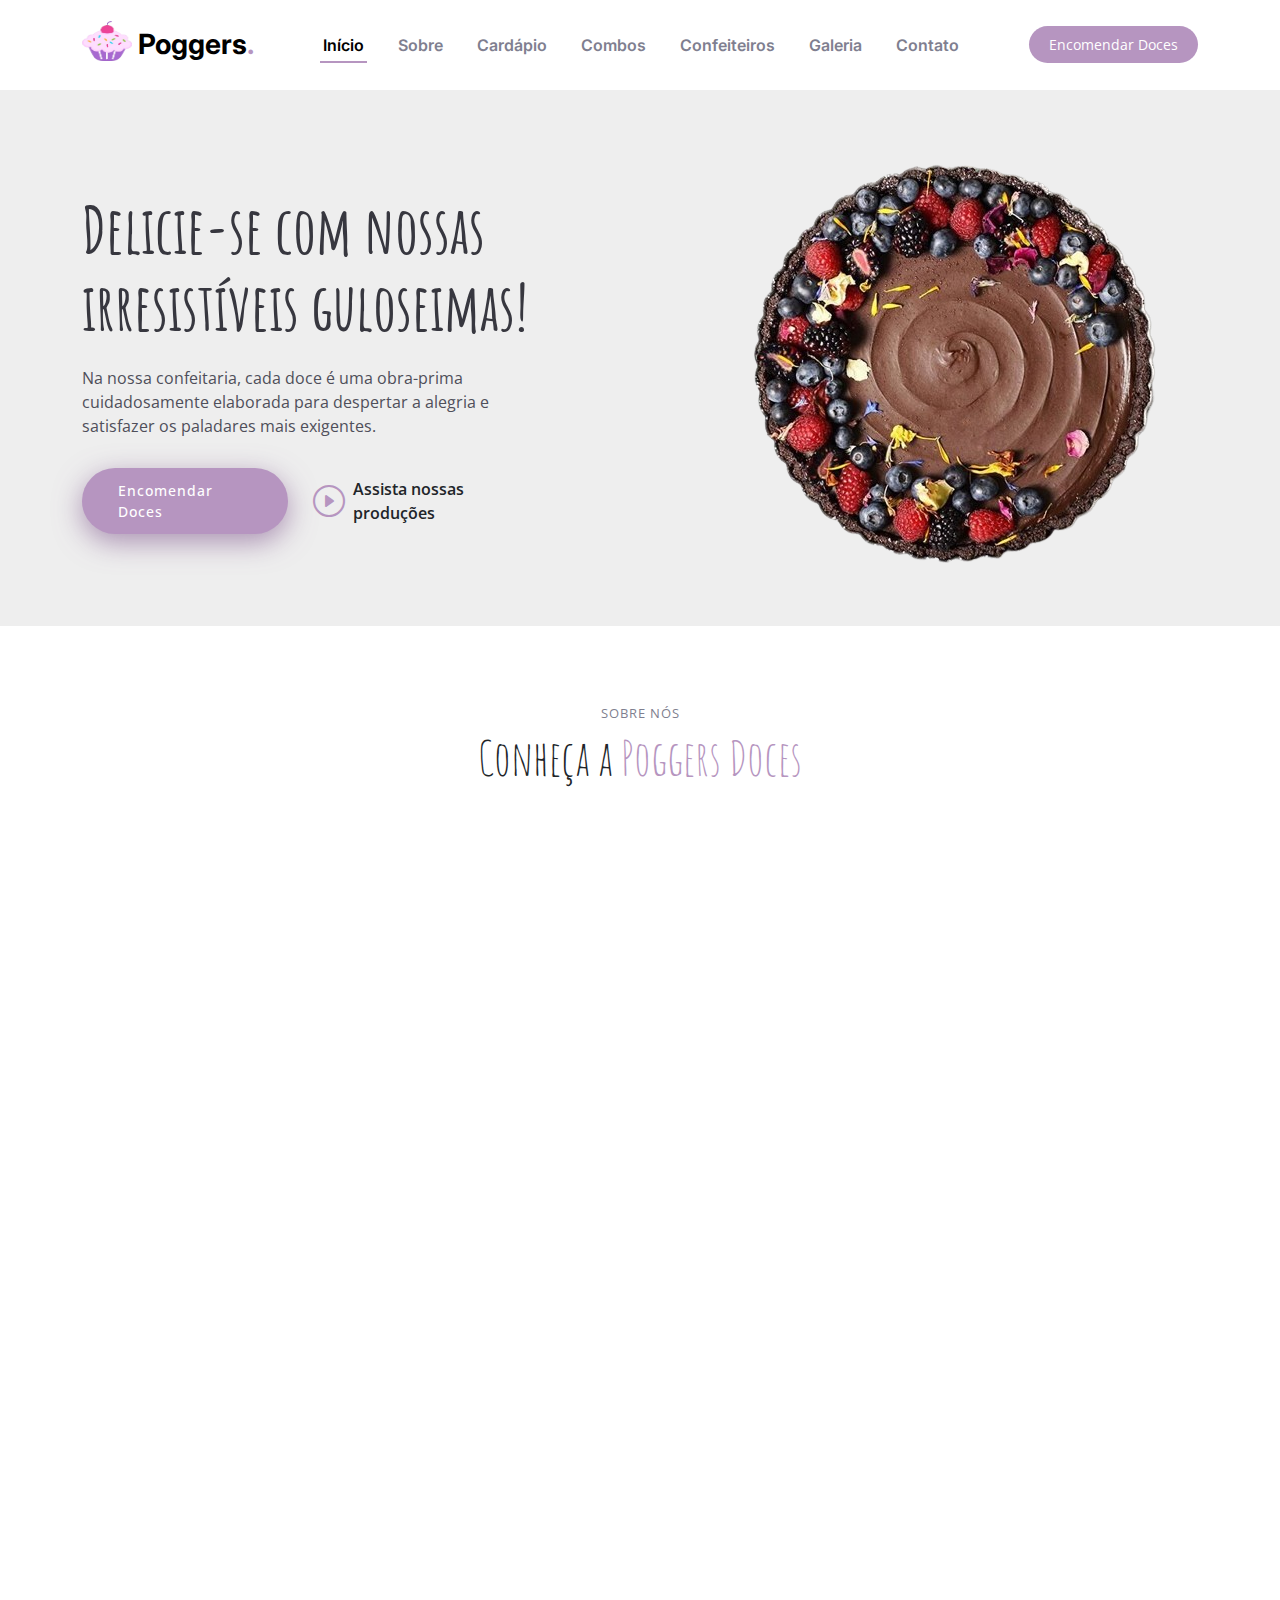
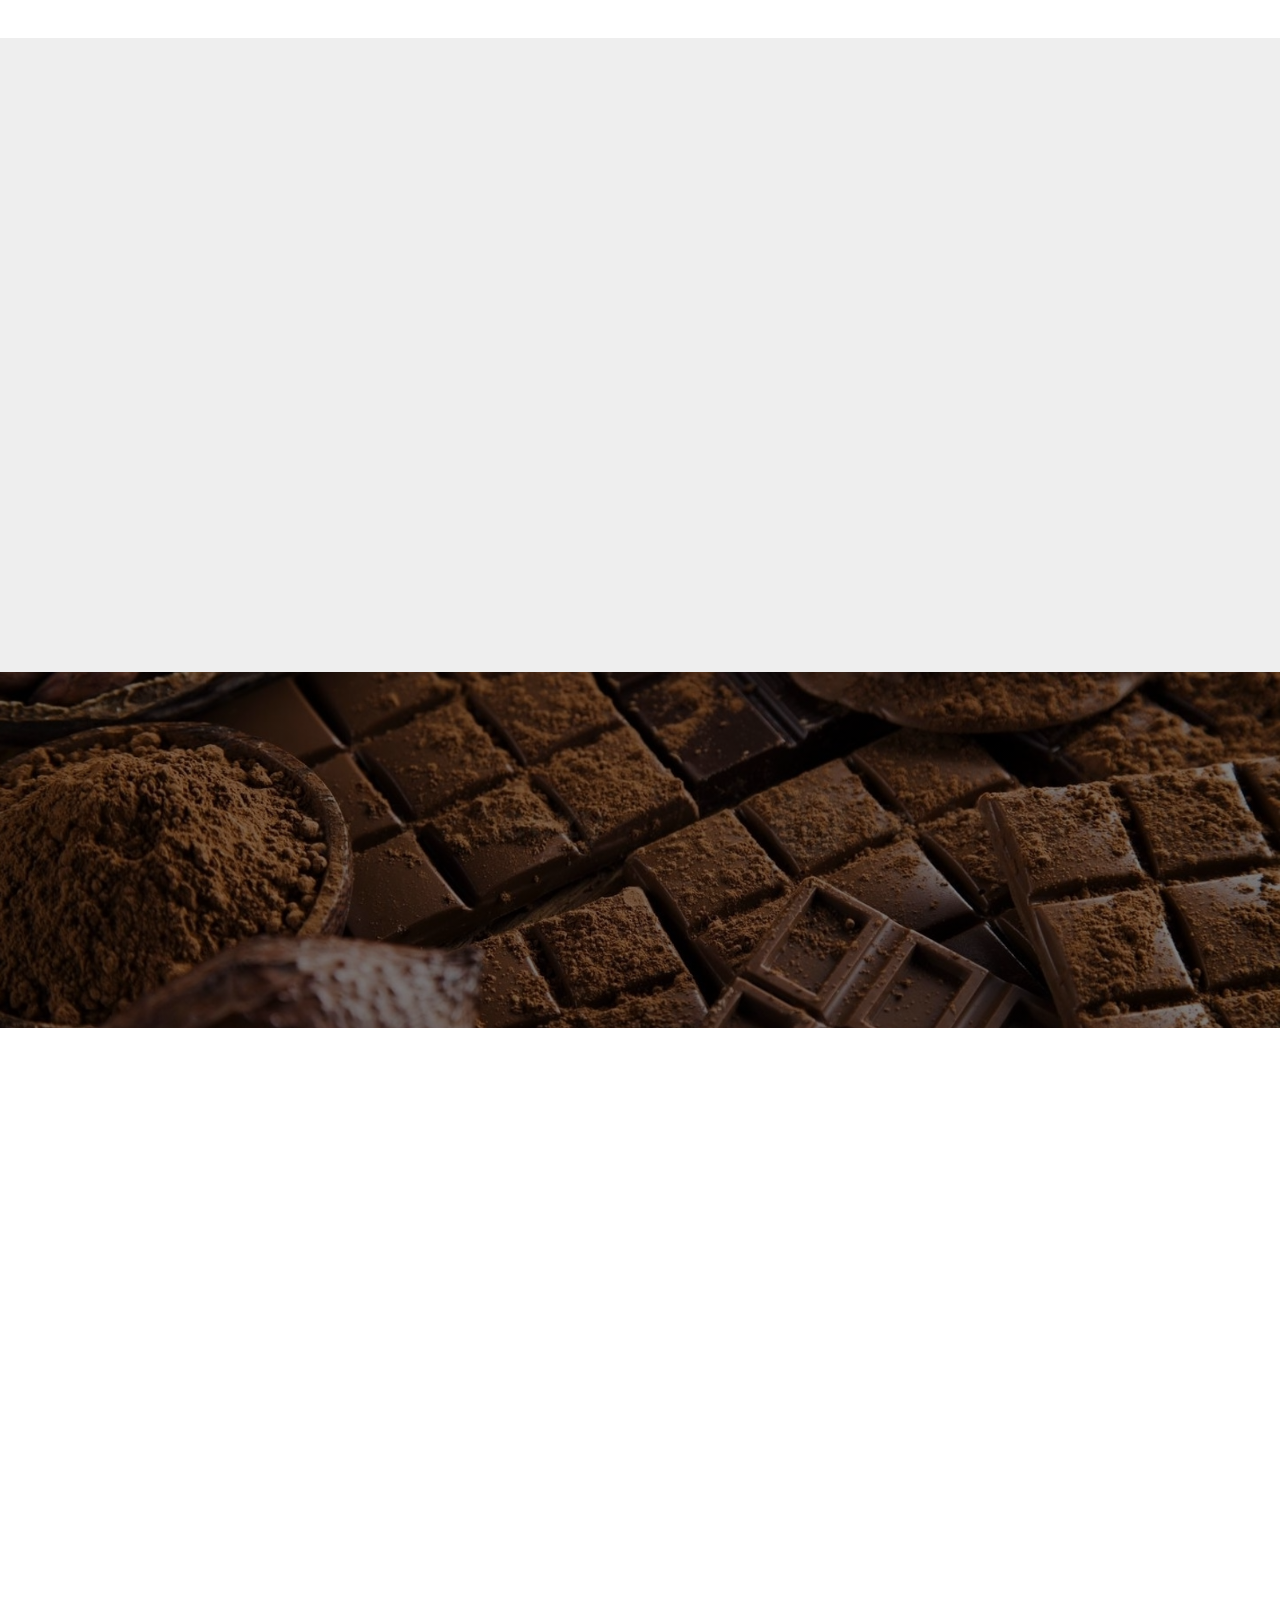
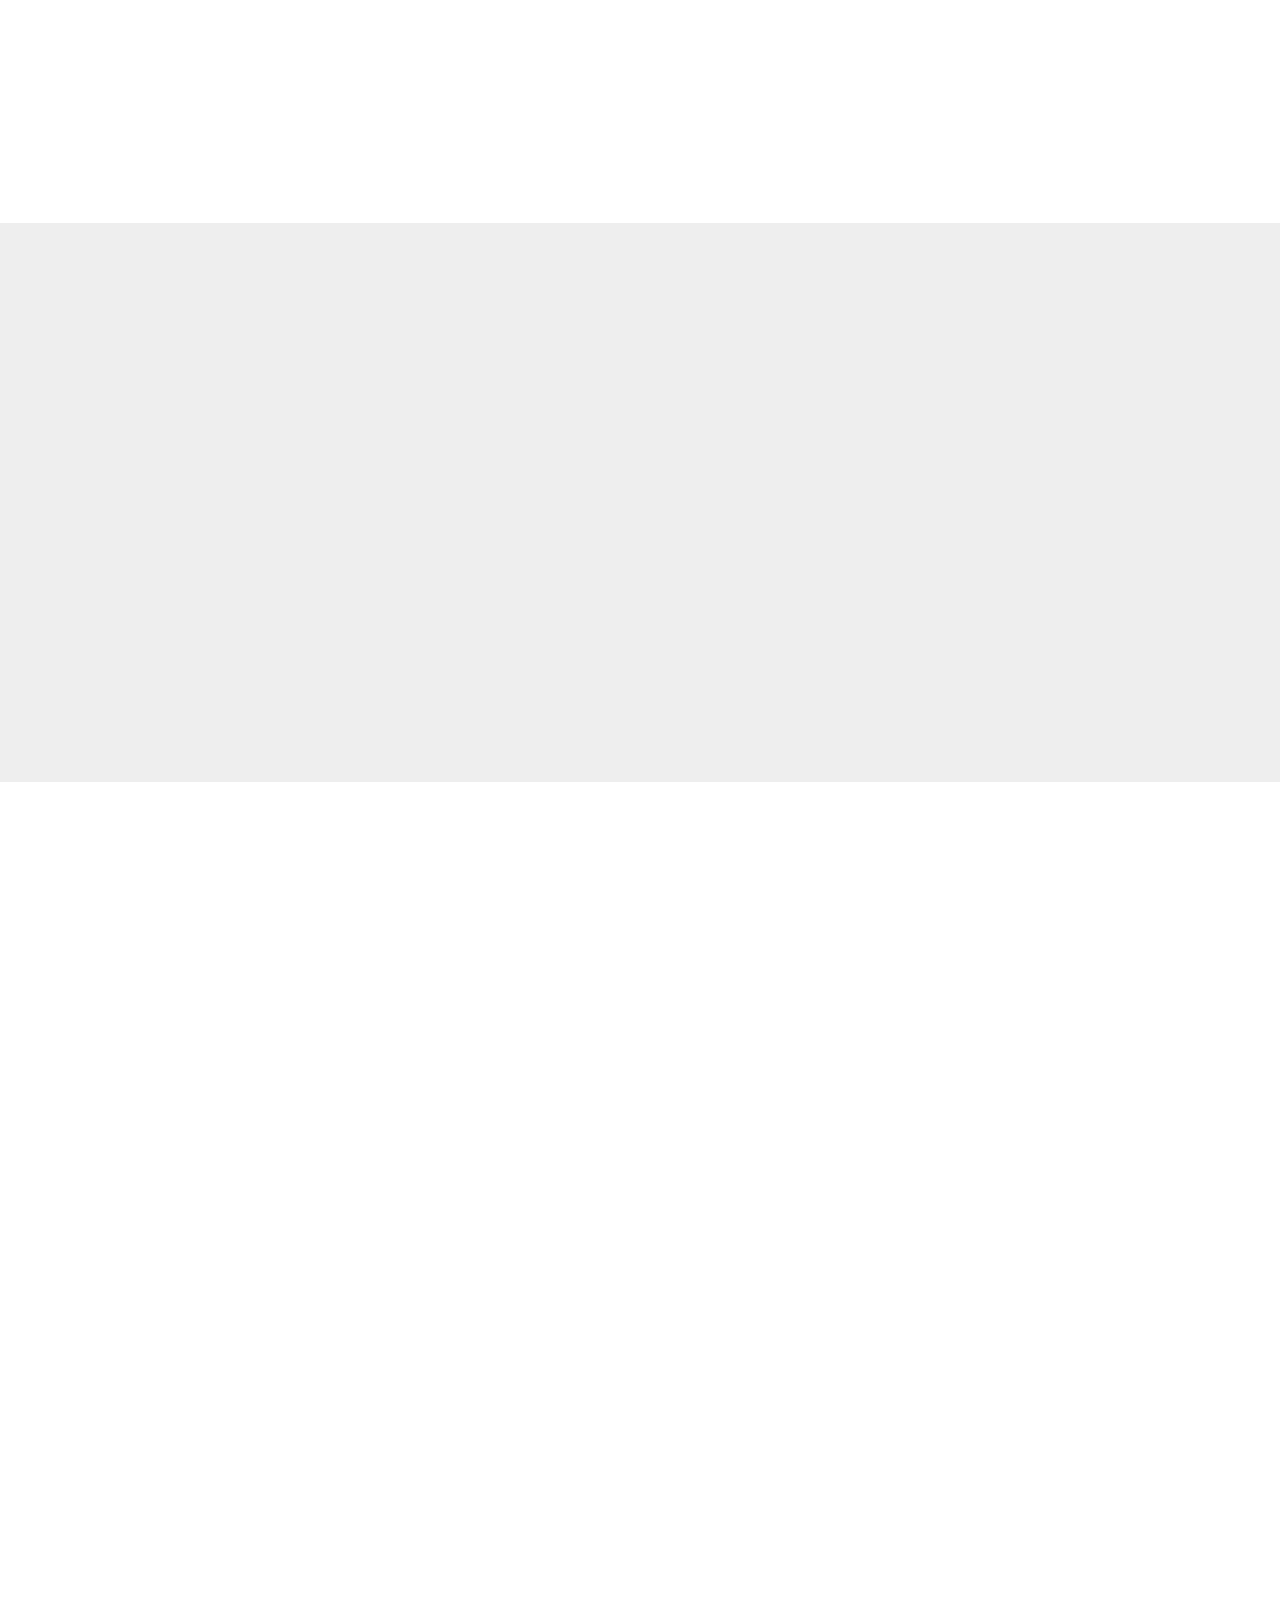
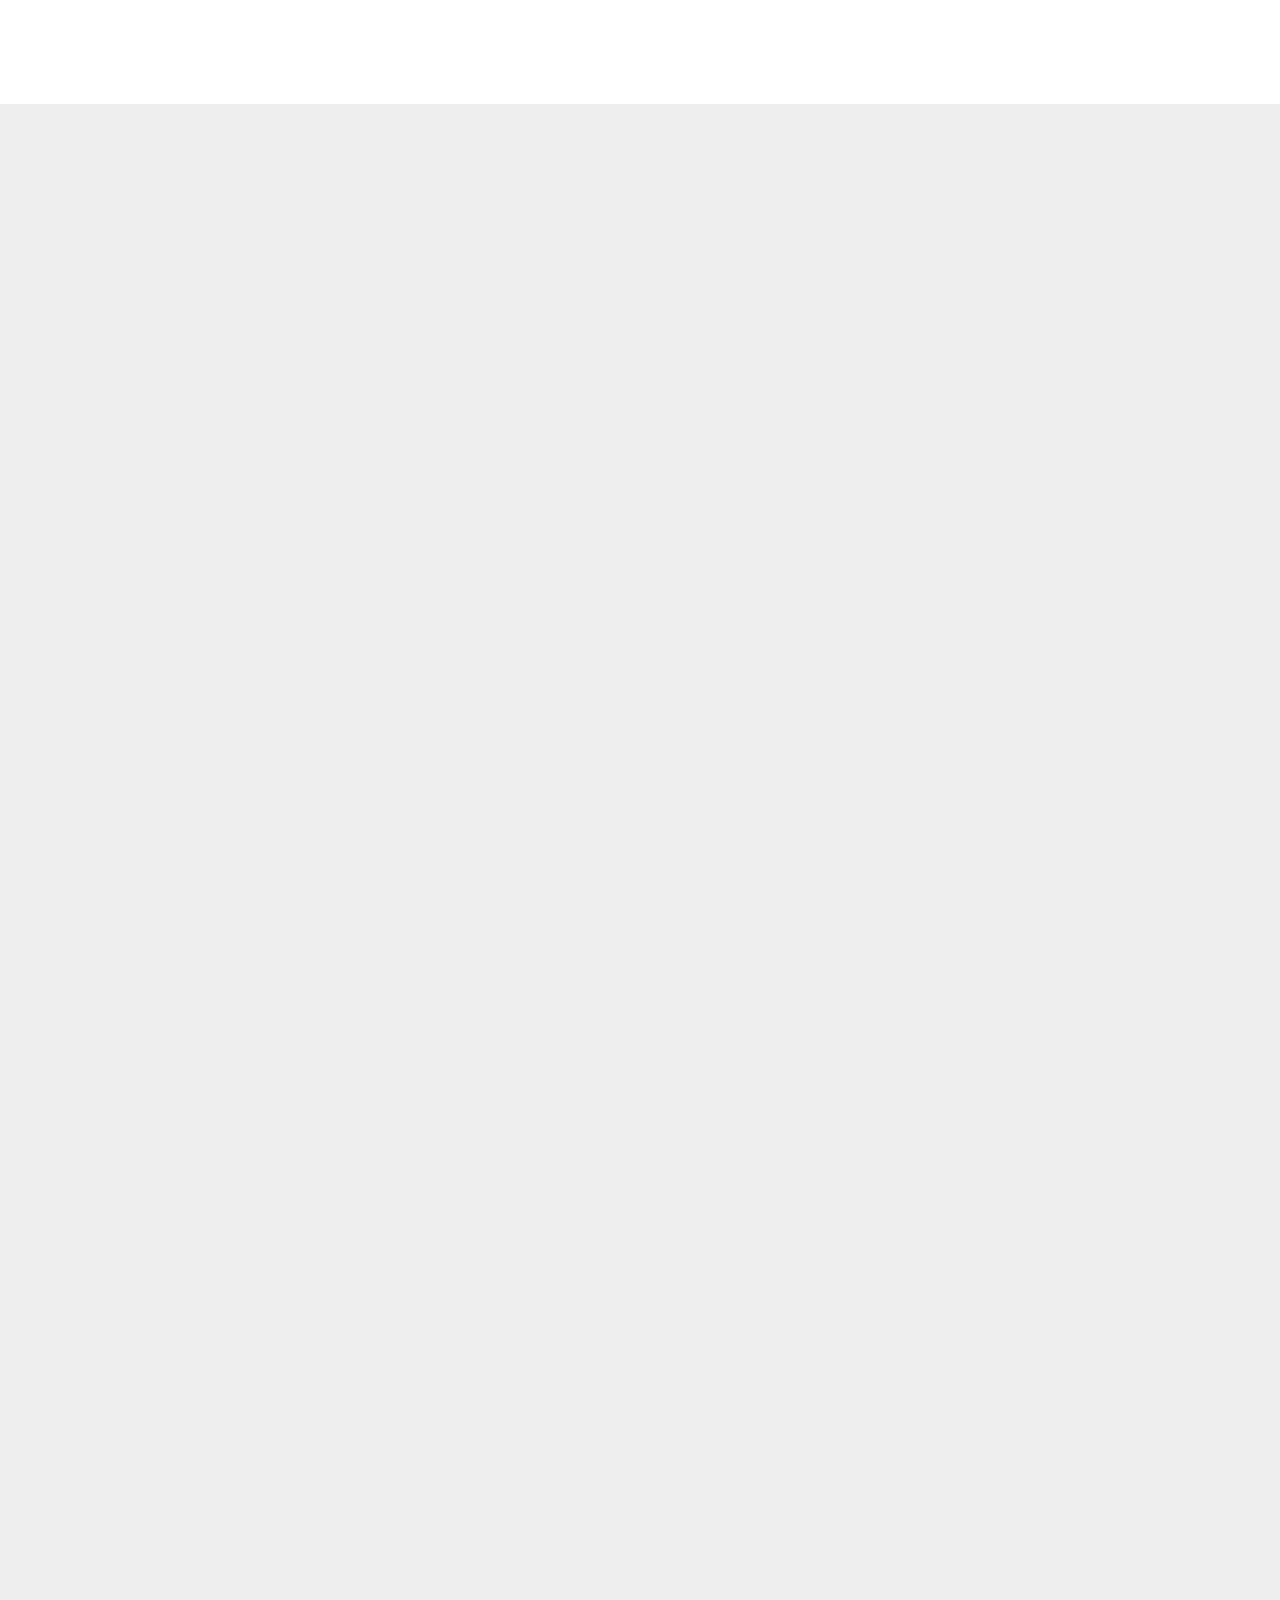
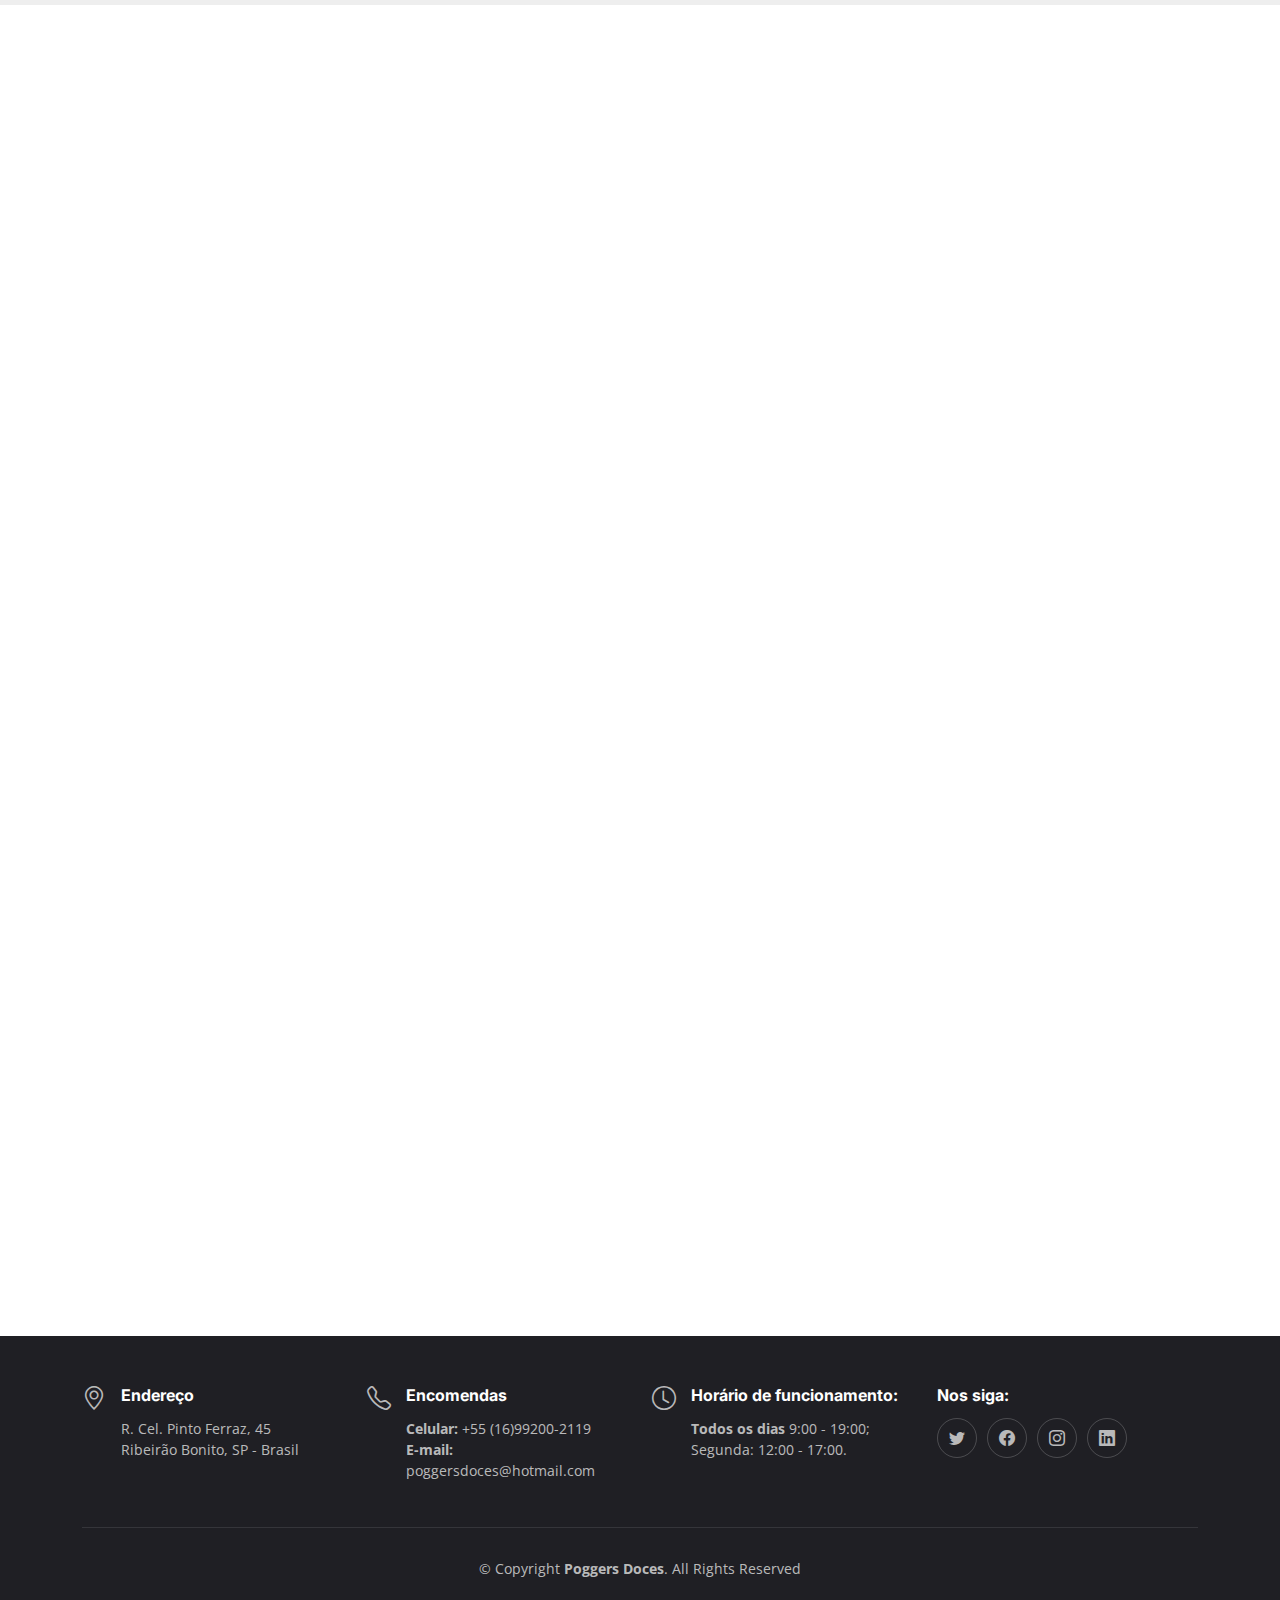
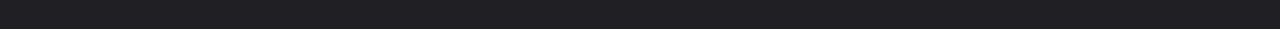
<file: Poggers/index.html>
<!DOCTYPE html>
<html lang="en">

<head>
  <meta charset="utf-8">
  <meta content="width=device-width, initial-scale=1.0" name="viewport">

  <title>Poggers Doces</title>
  <meta content="" name="description">
  <meta content="" name="keywords">

  <!-- Favicons -->
  <link href="assets/img/favicon.png" rel="icon">
  <link href="assets/img/apple-touch-icon.png" rel="apple-touch-icon">

  <!-- Google Fonts -->
  <link rel="preconnect" href="https://fonts.googleapis.com">
  <link rel="preconnect" href="https://fonts.gstatic.com" crossorigin>
  <link href="https://fonts.googleapis.com/css2?family=Open+Sans:ital,wght@0,300;0,400;0,500;0,600;0,700;1,300;1,400;1,600;1,700&family=Amatic+SC:ital,wght@0,300;0,400;0,500;0,600;0,700;1,300;1,400;1,500;1,600;1,700&family=Inter:ital,wght@0,300;0,400;0,500;0,600;0,700;1,300;1,400;1,500;1,600;1,700&display=swap" rel="stylesheet">

  <!-- Vendor CSS Files -->
  <link href="assets/vendor/bootstrap/css/bootstrap.min.css" rel="stylesheet">
  <link href="assets/vendor/bootstrap-icons/bootstrap-icons.css" rel="stylesheet">
  <link href="assets/vendor/aos/aos.css" rel="stylesheet">
  <link href="assets/vendor/glightbox/css/glightbox.min.css" rel="stylesheet">
  <link href="assets/vendor/swiper/swiper-bundle.min.css" rel="stylesheet">

  <!-- Template Main CSS File -->
  <link href="assets/css/main.css" rel="stylesheet">

  <!-- =======================================================
  * Template Name: Yummy
  * Updated: Sep 18 2023 with Bootstrap v5.3.2
  * Template URL: https://bootstrapmade.com/yummy-bootstrap-restaurant-website-template/
  * Author: BootstrapMade.com
  * License: https://bootstrapmade.com/license/
  ======================================================== -->
</head>

<body>

  <!-- ======= Header ======= -->
  <header id="header" class="header fixed-top d-flex align-items-center">
    <div class="container d-flex align-items-center justify-content-between">

      <a href="index.html" class="logo d-flex align-items-center me-auto me-lg-0">
        <!-- Uncomment the line below if you also wish to use an image logo -->
        <!-- <img src="assets/img/logo.png" alt=""> -->
        <img src="assets/img/favicon.png" alt="cookie_logo">
        <h1>Poggers<span>.</span></h1>
      </a>

      <nav id="navbar" class="navbar">
        <ul>
          <li><a href="#hero">Início</a></li>
          <li><a href="#about">Sobre</a></li>
          <li><a href="#menu">Cardápio</a></li>
          <li><a href="#events">Combos</a></li>
          <li><a href="#chefs">Confeiteiros</a></li>
          <li><a href="#gallery">Galeria</a></li>
          <li><a href="#contact">Contato</a></li>
        </ul>
      </nav><!-- .navbar -->

      <a class="btn-book-a-table" href="reserva.html">Encomendar Doces</a>
      <i class="mobile-nav-toggle mobile-nav-show bi bi-list"></i>
      <i class="mobile-nav-toggle mobile-nav-hide d-none bi bi-x"></i>

    </div>
  </header><!-- End Header -->

  <!-- ======= Hero Section ======= -->
  <section id="hero" class="hero d-flex align-items-center section-bg">
    <div class="container">
      <div class="row justify-content-between gy-5">
        <div class="col-lg-5 order-2 order-lg-1 d-flex flex-column justify-content-center align-items-center align-items-lg-start text-center text-lg-start">
          <h2 data-aos="fade-up">Delicie-se com nossas irresistíveis guloseimas!</h2>
          <p data-aos="fade-up" data-aos-delay="100"> Na nossa confeitaria, cada doce é uma obra-prima cuidadosamente elaborada para despertar a alegria e satisfazer os paladares mais exigentes.</p>
          <div class="d-flex" data-aos="fade-up" data-aos-delay="200">
            <a href="reserva.html" class="btn-book-a-table">Encomendar Doces</a>
            <a href="https://youtu.be/uBqBHsoMd08?si=WpIrr3j1nLAEmotM" class="glightbox btn-watch-video d-flex align-items-center"><i class="bi bi-play-circle"></i><span>Assista nossas produções</span></a>
          </div>
        </div>
        <div class="col-lg-5 order-1 order-lg-2 text-center text-lg-start">
          <img src="assets/img/hero-img.png" class="img-fluid" alt="" data-aos="zoom-out" data-aos-delay="300">
        </div>
      </div>
    </div>
  </section><!-- End Hero Section -->

  <main id="main">

    <!-- ======= About Section ======= -->
    <section id="about" class="about">
      <div class="container" data-aos="fade-up">

        <div class="section-header">
          <h2>Sobre nós</h2>
          <p>Conheça a <span>Poggers Doces</span></p>
        </div>

        <div class="row gy-4">
          <div class="col-lg-7 position-relative about-img" style="background-image: url(assets/img/about.jpg) ;" data-aos="fade-up" data-aos-delay="150">
            <div class="call-us position-absolute">
              <h4>Faça sua reserva</h4>
              <p>(16) 99200-2119</p>
            </div>
          </div>
          <div class="col-lg-5 d-flex align-items-end" data-aos="fade-up" data-aos-delay="300">
            <div class="content ps-0 ps-lg-5">
              <p class="fst-italic">
                Bem-vindo ao mundo encantado dos sabores na "Poggers Doces"! Nossa confeitaria é um paraíso culinário onde cada mordida é uma experiência única e deliciosa.
              </p>
              <ul>
                <li><i class="bi bi-check2-all"></i> Brigadeiros que são pequenos pedaços de felicidade, cobertos com granulados coloridos e amor.</li>
                <li><i class="bi bi-check2-all"></i> Bolos elaborados como obras de arte, onde cada fatia é uma jornada de texturas e sabores.</li>
                <li><i class="bi bi-check2-all"></i> Cookies irresistíveis, com pedaços de chocolate derretido, para uma explosão de sabor a cada mordida.</li>
                <li><i class="bi bi-check2-all"></i> Donuts caprichados, glaceados e recheados, transformando cada mordida em uma festa de sabores.</li>
              </ul>
              <div class="position-relative mt-4">
                <img src="assets/img/about-2.jpg" class="img-fluid" alt="">
                <a href="https://www.youtube.com/watch?v=HTXB6flODww" class="glightbox play-btn"></a>
              </div>
            </div>
          </div>
        </div>

      </div>
    </section><!-- End About Section -->

    <!-- ======= Why Us Section ======= -->
    <section id="why-us" class="why-us section-bg">
      <div class="container" data-aos="fade-up">

        <div class="row gy-4">

          <div class="col-lg-4" data-aos="fade-up" data-aos-delay="100">
            <div class="why-box">
              <h3>Por que escolher a Poggers?</h3>
              <p>
                Na <i>"Poggers Doces"</i>, buscamos criar não apenas produtos deliciosos, mas também uma experiência encantadora para todos os amantes de doces. Descubra os motivos pelos quais nos destacamos 
              </p>
            </div>
          </div><!-- End Why Box -->

          <div class="col-lg-8 d-flex align-items-center">
            <div class="row gy-4">

              <div class="col-xl-4" data-aos="fade-up" data-aos-delay="200">
                <div class="icon-box d-flex flex-column justify-content-center align-items-center">
                  <i class="bi bi-clipboard-data"></i>
                  <h4>Variedade irresistível de delícias</h4>
                  <p> Descubra um universo de sabores únicos e apaixonantes, desde cookies derretendo na boca até bolos que celebram a tradição da confeitaria.</p>
                </div>
              </div><!-- End Icon Box -->

              <div class="col-xl-4" data-aos="fade-up" data-aos-delay="300">
                <div class="icon-box d-flex flex-column justify-content-center align-items-center">
                  <i class="bi bi-gem"></i>
                  <h4>Qualidade que encanta paladares</h4>
                  <p>Cada criação é cuidadosamente elaborada para encantar seu paladar e criar memórias gustativas das quais você jamais irá esquecer.</p>
                </div>
              </div><!-- End Icon Box -->

              <div class="col-xl-4" data-aos="fade-up" data-aos-delay="400">
                <div class="icon-box d-flex flex-column justify-content-center align-items-center">
                  <i class="bi bi-inboxes"></i>
                  <h4>Sabor autêntico em cada mordida</h4>
                  <p>Dos cookies de chocolate derretido aos bolos elaborados, cada mordida é uma experiência que reflete nossa paixão pela qualidade e sabor inigualável.</p>
                </div>
              </div><!-- End Icon Box -->

            </div>
          </div>

        </div>

      </div>
    </section><!-- End Why Us Section -->

    <!-- ======= Stats Counter Section ======= -->
    <section id="stats-counter" class="stats-counter">
      <div class="container" data-aos="zoom-out">

        <div class="row gy-4">

          <div class="col-lg-3 col-md-6">
            <div class="stats-item text-center w-100 h-100">
              <span data-purecounter-start="0" data-purecounter-end="20000" data-purecounter-duration="1" class="purecounter"></span>
              <p>Clientes</p>
            </div>
          </div><!-- End Stats Item -->

          <div class="col-lg-3 col-md-6">
            <div class="stats-item text-center w-100 h-100">
              <span data-purecounter-start="0" data-purecounter-end="45" data-purecounter-duration="1" class="purecounter"></span>
              <p>Tipos de doces</p>
            </div>
          </div><!-- End Stats Item -->

          <div class="col-lg-3 col-md-6">
            <div class="stats-item text-center w-100 h-100">
              <span data-purecounter-start="0" data-purecounter-end="10" data-purecounter-duration="1" class="purecounter"></span>
              <p>Anos de experiência</p>
            </div>
          </div><!-- End Stats Item -->

          <div class="col-lg-3 col-md-6">
            <div class="stats-item text-center w-100 h-100">
              <span data-purecounter-start="0" data-purecounter-end="15" data-purecounter-duration="1" class="purecounter"></span>
              <p>Confeiteiros</p>
            </div>
          </div><!-- End Stats Item -->

        </div>

      </div>
    </section><!-- End Stats Counter Section -->

    <!-- ======= Menu Section ======= -->
    <section id="menu" class="menu">
      <div class="container" data-aos="fade-up">

        <div class="section-header">
          <h2>Nosso cardápio</h2>
          <p>Dê uma olhada no <span>temos a oferecer</span></p>
        </div>

        <ul class="nav nav-tabs d-flex justify-content-center" data-aos="fade-up" data-aos-delay="200">

          <li class="nav-item">
            <a class="nav-link active show" data-bs-toggle="tab" data-bs-target="#menu-brigadeiro">
              <h4>Brigadeiro</h4>
            </a>
          </li><!-- End tab nav item -->

          <li class="nav-item">
            <a class="nav-link" data-bs-toggle="tab" data-bs-target="#menu-bolo">
              <h4>Bolo</h4>
            </a><!-- End tab nav item -->

          <li class="nav-item">
            <a class="nav-link" data-bs-toggle="tab" data-bs-target="#menu-cookie">
              <h4>Cookie</h4>
            </a>
          </li><!-- End tab nav item -->

          <li class="nav-item">
            <a class="nav-link" data-bs-toggle="tab" data-bs-target="#menu-donuts">
              <h4>Donut</h4>
            </a>
          </li><!-- End tab nav item -->

        </ul>

        <div class="tab-content" data-aos="fade-up" data-aos-delay="300">

          <div class="tab-pane fade active show" id="menu-brigadeiro">

            <div class="tab-header text-center">
              <p>Cardápio</p>
              <h3>Brigadeiros</h3>
            </div>

            <div class="row gy-5">

              <div class="col-lg-4 menu-item">
                <a href="assets/img/menu/menu-brigadeiro-1.png" class="glightbox"><img src="assets/img/menu/menu-brigadeiro-1.png" class="menu-img img-fluid" alt=""></a>
                <h4>Brigadeiro de chocolate</h4>
                <p class="ingredients">
                  Feito de chocolate e leite condesado
                </p>
                <p class="price">
                  R$1,99/unidade
                </p>
              </div><!-- Menu Item -->

              <div class="col-lg-4 menu-item">
                <a href="assets/img/menu/menu-brigadeiro-2.png" class="glightbox"><img src="assets/img/menu/menu-brigadeiro-2.png" class="menu-img img-fluid" alt=""></a>
                <h4>Brigadeiro de beijinho</h4>
                <p class="ingredients">
                  Feito de coco e leite condesado
                </p>
                <p class="price">
                  R$1,99/unidade
                </p>
              </div><!-- Menu Item -->

              <div class="col-lg-4 menu-item">
                <a href="assets/img/menu/menu-brigadeiro-3.png" class="glightbox"><img src="assets/img/menu/menu-brigadeiro-3.png" class="menu-img img-fluid" alt=""></a>
                <h4>Brigadeiro de leite Ninho</h4>
                <p class="ingredients">
                  Feito de leite Ninho e Nutella
                </p>
                <p class="price">
                  R$2,49/unidade
                </p>
              </div><!-- Menu Item -->

            </div>
          </div><!-- End Starter Menu Content -->

          <div class="tab-pane fade" id="menu-bolo">

            <div class="tab-header text-center">
              <p>Cardápio</p>
              <h3>Bolos</h3>
            </div>

            <div class="row gy-5">

              <div class="col-lg-4 menu-item">
                <a href="assets/img/menu/menu-bolo-1.png" class="glightbox"><img src="assets/img/menu/menu-bolo-1.png" class="menu-img img-fluid" alt=""></a>
                <h4>Bolo de chocolate</h4>
                <p class="ingredients">
                  Feito com chocolate, ovos, farinha e leite
                </p>
                <p class="price">
                  R$7,99/fatia
                </p>
              </div><!-- Menu Item -->

              <div class="col-lg-4 menu-item">
                <a href="assets/img/menu/menu-bolo-2.png" class="glightbox"><img src="assets/img/menu/menu-bolo-2.png" class="menu-img img-fluid" alt=""></a>
                <h4>Bolo de Red Velvet</h4>
                <p class="ingredients">
                  Feito com corante, ovos, farinha e leite
                </p>
                <p class="price">
                  R$8,99/fatia
                </p>
              </div><!-- Menu Item -->

              <div class="col-lg-4 menu-item">
                <a href="assets/img/menu/menu-bolo-3.png" class="glightbox"><img src="assets/img/menu/menu-bolo-3.png" class="menu-img img-fluid" alt=""></a>
                <h4>Cheesecake de morango</h4>
                <p class="ingredients">
                  Feito com cream cheese, biscoito e morango
                </p>
                <p class="price">
                  R$9,99/fatia
                </p>
              </div><!-- Menu Item -->

            </div>
          </div><!-- End Breakfast Menu Content -->

          <div class="tab-pane fade" id="menu-cookie">

            <div class="tab-header text-center">
              <p>Cardápio</p>
              <h3>Cookies</h3>
            </div>

            <div class="row gy-5">

              <div class="col-lg-4 menu-item">
                <a href="assets/img/menu/menu-cookie-1.png" class="glightbox"><img src="assets/img/menu/menu-cookie-1.png" class="menu-img img-fluid" alt=""></a>
                <h4>Cookie tradicional</h4>
                <p class="ingredients">
                  Chocolate, leite e farinha
                </p>
                <p class="price">
                  R$3,99/unidade
                </p>
              </div><!-- Menu Item -->

              <div class="col-lg-4 menu-item">
                <a href="assets/img/menu/menu-cookie-2.png" class="glightbox"><img src="assets/img/menu/menu-cookie-2.png" class="menu-img img-fluid" alt=""></a>
                <h4>Cookie de chocolate</h4>
                <p class="ingredients">
                  Chocolate, muito chocolate, leite e farinha
                </p>
                <p class="price">
                  R$3,99/unidade
                </p>
              </div><!-- Menu Item -->

              <div class="col-lg-4 menu-item">
                <a href="assets/img/menu/menu-cookie-3.png" class="glightbox"><img src="assets/img/menu/menu-cookie-3.png" class="menu-img img-fluid" alt=""></a>
                <h4>Cookie de Red Velvet</h4>
                <p class="ingredients">
                  Corante, chocolate branco, leite e farinha
                </p>
                <p class="price">
                  R$4,99/unidade
                </p>
              </div><!-- Menu Item -->

            </div>
          </div><!-- End Dinner Menu Content -->

          <div class="tab-pane fade" id="menu-donuts">

            <div class="tab-header text-center">
              <p>Cardápio</p>
              <h3>Donuts</h3>
            </div>

            <div class="row gy-5">

              <div class="col-lg-4 menu-item">
                <a href="assets/img/menu/menu-donut-1.png" class="glightbox"><img src="assets/img/menu/menu-donut-1.png" class="menu-img img-fluid" alt=""></a>
                <h4>Donut sem cobertura</h4>
                <p class="ingredients">
                  Feito de açúcar, leite e farinha
                </p>
                <p class="price">
                  R$3,99/unidade
                </p>
              </div><!-- Menu Item -->

              <div class="col-lg-4 menu-item">
                <a href="assets/img/menu/menu-donut-2.png" class="glightbox"><img src="assets/img/menu/menu-donut-2.png" class="menu-img img-fluid" alt=""></a>
                <h4>Donut com cobertura rosa</h4>
                <p class="ingredients">
                  Feito de recheio rosa, açúcar, leite e farinha
                </p>
                <p class="price">
                  R$4,99/unidade
                </p>
              </div><!-- Menu Item -->

              <div class="col-lg-4 menu-item">
                <a href="assets/img/menu/menu-donut-3.png" class="glightbox"><img src="assets/img/menu/menu-donut-3.png" class="menu-img img-fluid" alt=""></a>
                <h4>Donut com chocolate</h4>
                <p class="ingredients">
                  Feito de chocolate, açúcar, leite e farinha
                </p>
                <p class="price">
                  R$4,99/unidade
                </p>
              </div><!-- Menu Item -->

            </div>
          </div><!-- End Dinner Menu Content -->

        </div>

      </div>
    </section><!-- End Menu Section -->

    <!-- ======= Testimonials Section ======= -->
    <section id="testimonials" class="testimonials section-bg">
      <div class="container" data-aos="fade-up">

        <div class="section-header">
          <h2>Avaliações</h2>
          <p>O que estão dizendo <span>sobre nossas delícias:</span></p>
        </div>

        <div class="slides-1 swiper" data-aos="fade-up" data-aos-delay="100">
          <div class="swiper-wrapper">

            <div class="swiper-slide">
              <div class="testimonial-item">
                <div class="row gy-4 justify-content-center">
                  <div class="col-lg-6">
                    <div class="testimonial-content">
                      <p>
                        <i class="bi bi-quote quote-icon-left"></i>
                        Encomendei doces personalizados para o aniversário da minha filha, e fiquei encantada! Além de lindos, eram deliciosos. A equipe da Poggers superou minhas expectativas.
                        <i class="bi bi-quote quote-icon-right"></i>
                      </p>
                      <h3>Carlos Pereira</h3>
                      <h4> 22/11/2023</h4>
                      <div class="stars">
                        <i class="bi bi-star-fill"></i><i class="bi bi-star-fill"></i><i class="bi bi-star-fill"></i><i class="bi bi-star-fill"></i><i class="bi bi-star-fill"></i>
                      </div>
                    </div>
                  </div>
                  <div class="col-lg-2 text-center">
                    <img src="assets/img/testimonials/testimonials-1.jpg" class="img-fluid testimonial-img" alt="">
                  </div>
                </div>
              </div>
            </div><!-- End testimonial item -->

            <div class="swiper-slide">
              <div class="testimonial-item">
                <div class="row gy-4 justify-content-center">
                  <div class="col-lg-6">
                    <div class="testimonial-content">
                      <p>
                        <i class="bi bi-quote quote-icon-left"></i>
                        Experiência incrível com Poggers Doces! Os doces são uma verdadeira obra de arte, e a atenção aos detalhes é evidente. Sem dúvida, a melhor escolha para eventos especiais.
                        <i class="bi bi-quote quote-icon-right"></i>
                      </p>
                      <h3>Sara Oliveira</h3>
                      <h4>10/08/2023</h4>
                      <div class="stars">
                        <i class="bi bi-star-fill"></i><i class="bi bi-star-fill"></i><i class="bi bi-star-fill"></i><i class="bi bi-star-fill"></i><i class="bi bi-star-fill"></i>
                      </div>
                    </div>
                  </div>
                  <div class="col-lg-2 text-center">
                    <img src="assets/img/testimonials/testimonials-2.jpg" class="img-fluid testimonial-img" alt="">
                  </div>
                </div>
              </div>
            </div><!-- End testimonial item -->

            <div class="swiper-slide">
              <div class="testimonial-item">
                <div class="row gy-4 justify-content-center">
                  <div class="col-lg-6">
                    <div class="testimonial-content">
                      <p>
                        <i class="bi bi-quote quote-icon-left"></i>
                        A Poggers é a minha escolha número um para doces! Os sabores são autênticos, e a apresentação é sempre impecável. Não consigo resistir!
                        <i class="bi bi-quote quote-icon-right"></i>
                      </p>
                      <h3>Carla Orti</h3>
                      <h4>09/02/2023</h4>
                      <div class="stars">
                        <i class="bi bi-star-fill"></i><i class="bi bi-star-fill"></i><i class="bi bi-star-fill"></i><i class="bi bi-star-fill"></i><i class="bi bi-star-fill"></i>
                      </div>
                    </div>
                  </div>
                  <div class="col-lg-2 text-center">
                    <img src="assets/img/testimonials/testimonials-3.jpg" class="img-fluid testimonial-img" alt="">
                  </div>
                </div>
              </div>
            </div><!-- End testimonial item -->

            <div class="swiper-slide">
              <div class="testimonial-item">
                <div class="row gy-4 justify-content-center">
                  <div class="col-lg-6">
                    <div class="testimonial-content">
                      <p>
                        <i class="bi bi-quote quote-icon-left"></i>
                        Incríveis opções de doces! A qualidade é impecável, e o atendimento é excepcional. Poggers Doces elevou a experiência do meu evento a outro nível.
                        <i class="bi bi-quote quote-icon-right"></i>
                      </p>
                      <h3>João Santos</h3>
                      <h4>12/09/2018</h4>
                      <div class="stars">
                        <i class="bi bi-star-fill"></i><i class="bi bi-star-fill"></i><i class="bi bi-star-fill"></i><i class="bi bi-star-fill"></i><i class="bi bi-star-fill"></i>
                      </div>
                    </div>
                  </div>
                  <div class="col-lg-2 text-center">
                    <img src="assets/img/testimonials/testimonials-4.jpg" class="img-fluid testimonial-img" alt="">
                  </div>
                </div>
              </div>
            </div><!-- End testimonial item -->

          </div>
          <div class="swiper-pagination"></div>
        </div>

      </div>
    </section><!-- End Testimonials Section -->

    <!-- ======= Events Section ======= -->
    <section id="events" class="events">
      <div class="container-fluid" data-aos="fade-up">

        <div class="section-header">
          <h2>Combos</h2>
          <p>Acompanhe <span>nossos combos</span> mais vendidos</p>
        </div>

        <div class="slides-3 swiper" data-aos="fade-up" data-aos-delay="100">
          <div class="swiper-wrapper">
            <div class="swiper-slide event-item d-flex flex-column justify-content-end" style="background-image: url(assets/img/events-5.jpg)">
              <h3>Biscoitos de Natal</h3>
              <div class="price align-self-start">$25</div>
              <p class="description">
                Caixinha de presente de biscoitos de natal diversos!
              </p>
            </div><!-- End Event item -->

            <div class="swiper-slide event-item d-flex flex-column justify-content-end" style="background-image: url(assets/img/events-1.jpg)">
              <h3>Caixinha Delícia</h3>
              <div class="price align-self-start">$15</div>
              <p class="description">
                Caixinha com 6 brigadeiros com sabor personalizado e caixinha decorada!
              </p>
            </div><!-- End Event item -->

            <div class="swiper-slide event-item d-flex flex-column justify-content-end" style="background-image: url(assets/img/events-2.jpg)">
              <h3>Copo de Cookies</h3>
              <div class="price align-self-start">$25</div>
              <p class="description">
                Copo de cookies com 10 cookies fresquinhos com sabor personalizado e copo decorado!
              </p>
            </div><!-- End Event item -->

            <div class="swiper-slide event-item d-flex flex-column justify-content-end" style="background-image: url(assets/img/events-3.jpg)">
              <h3>Cupcakes com donuts</h3>
              <div class="price align-self-start">$50</div>
              <p class="description">
                Caixinha com 10 cupcakes com donuts emm cima com sabor personalizado!
              </p>
            </div><!-- End Event item -->

            <div class="swiper-slide event-item d-flex flex-column justify-content-end" style="background-image: url(assets/img/events-4.jpg)">
              <h3>Fatia de bolo gourmet</h3>
              <div class="price align-self-start">$10</div>
              <p class="description">
                Embalagem individual de Bolo gourmet com sabor personalizado!
              </p>
            </div><!-- End Event item -->

          </div>
          <div class="swiper-pagination"></div>
        </div>

      </div>
    </section><!-- End Events Section -->

    <!-- ======= Chefs Section ======= -->
    <section id="chefs" class="chefs section-bg">
      <div class="container" data-aos="fade-up">

        <div class="section-header">
          <h2>Chefes</h2>
          <p>nossos <span>Profissionais</span> Chefes</p>
        </div>

        <div class="row gy-4">

          <div class="col-lg-4 col-md-6 d-flex align-items-stretch" data-aos="fade-up" data-aos-delay="100">
            <div class="chef-member">
              <div class="member-img">
                <img src="assets/img/chefs/chefs-1.jpg" class="img-fluid" alt="">
                <div class="social">
                  <a href=""><i class="bi bi-twitter"></i></a>
                  <a href=""><i class="bi bi-facebook"></i></a>
                  <a href=""><i class="bi bi-instagram"></i></a>
                  <a href=""><i class="bi bi-linkedin"></i></a>
                </div>
              </div>
              <div class="member-info">
                <h4>Rodrigo Góes</h4>
                <span>Criação e execução dos doces</span>
                <p> Com anos de experiência e paixão pela confeitaria, Rodrigo é a mente criativa por trás de cada doce único da Poggers. Sua habilidade em harmonizar sabores e sua dedicação à qualidade resultam em criações que surpreendem e encantam.</p>
              </div>
            </div>
          </div><!-- End Chefs Member -->

          <div class="col-lg-4 col-md-6 d-flex align-items-stretch" data-aos="fade-up" data-aos-delay="200">
            <div class="chef-member">
              <div class="member-img">
                <img src="assets/img/chefs/chefs-2.jpg" class="img-fluid" alt="">
                <div class="social">
                  <a href=""><i class="bi bi-twitter"></i></a>
                  <a href=""><i class="bi bi-facebook"></i></a>
                  <a href=""><i class="bi bi-instagram"></i></a>
                  <a href=""><i class="bi bi-linkedin"></i></a>
                </div>
              </div>
              <div class="member-info">
                <h4>Marta Santos</h4>
                <span>Encomendas personalizadas e eventos especiais</span>
                <p> Marta é a especialista em tornar eventos memoráveis. Com atenção meticulosa aos detalhes, ela colabora diretamente com os clientes para criar doces personalizados que se alinham perfeitamente ao tema e estilo de cada celebração. Sua dedicação garante que cada encomenda seja única.
                </p>
              </div>
            </div>
          </div><!-- End Chefs Member -->

          <div class="col-lg-4 col-md-6 d-flex align-items-stretch" data-aos="fade-up" data-aos-delay="300">
            <div class="chef-member">
              <div class="member-img">
                <img src="assets/img/chefs/chefs-3.jpg" class="img-fluid" alt="">
                <div class="social">
                  <a href=""><i class="bi bi-twitter"></i></a>
                  <a href=""><i class="bi bi-facebook"></i></a>
                  <a href=""><i class="bi bi-instagram"></i></a>
                  <a href=""><i class="bi bi-linkedin"></i></a>
                </div>
              </div>
              <div class="member-info">
                <h4>William Costa</h4>
                <span>Especialista em chocolates artesanais</span>
                <p>William traz maestria à arte da chocolateria na Poggers. Sua paixão pela qualidade dos ingredientes e sua habilidade técnica garantem que cada pedaço de chocolate seja uma experiência sensorial. Suas criações refinadas conquistam os amantes de chocolate mais exigentes.</p>
              </div>
            </div>
          </div><!-- End Chefs Member -->

        </div>

      </div>
    </section><!-- End Chefs Section -->

    <!-- ======= Gallery Section ======= -->
    <section id="gallery" class="gallery section-bg">
      <div class="container" data-aos="fade-up">

        <div class="section-header">
          <h2>Galeria</h2>
          <p>Dê uma olhada em <span>fotos da nossa doceria</span></p>
        </div>

        <div class="gallery-slider swiper">
          <div class="swiper-wrapper align-items-center">
            <div class="swiper-slide"><a class="glightbox" data-gallery="images-gallery" href="assets/img/gallery/gallery-1.jpg"><img src="assets/img/gallery/gallery-1.jpg" class="img-fluid" alt=""></a></div>
            <div class="swiper-slide"><a class="glightbox" data-gallery="images-gallery" href="assets/img/gallery/gallery-2.jpg"><img src="assets/img/gallery/gallery-2.jpg" class="img-fluid" alt=""></a></div>
            <div class="swiper-slide"><a class="glightbox" data-gallery="images-gallery" href="assets/img/gallery/gallery-3.jpg"><img src="assets/img/gallery/gallery-3.jpg" class="img-fluid" alt=""></a></div>
            <div class="swiper-slide"><a class="glightbox" data-gallery="images-gallery" href="assets/img/gallery/gallery-4.jpg"><img src="assets/img/gallery/gallery-4.jpg" class="img-fluid" alt=""></a></div>
            <div class="swiper-slide"><a class="glightbox" data-gallery="images-gallery" href="assets/img/gallery/gallery-5.jpg"><img src="assets/img/gallery/gallery-5.jpg" class="img-fluid" alt=""></a></div>
            <div class="swiper-slide"><a class="glightbox" data-gallery="images-gallery" href="assets/img/gallery/gallery-6.jpg"><img src="assets/img/gallery/gallery-6.jpg" class="img-fluid" alt=""></a></div>
            <div class="swiper-slide"><a class="glightbox" data-gallery="images-gallery" href="assets/img/gallery/gallery-7.jpg"><img src="assets/img/gallery/gallery-7.jpg" class="img-fluid" alt=""></a></div>
            <div class="swiper-slide"><a class="glightbox" data-gallery="images-gallery" href="assets/img/gallery/gallery-8.jpg"><img src="assets/img/gallery/gallery-8.jpg" class="img-fluid" alt=""></a></div>
            <div class="swiper-slide"><a class="glightbox" data-gallery="images-gallery" href="assets/img/gallery/gallery-8.jpg"><img src="assets/img/gallery/gallery-9.jpg" class="img-fluid" alt=""></a></div>
          </div>
          <div class="swiper-pagination"></div>
        </div>

      </div>
    </section><!-- End Gallery Section -->

    <!-- ======= Contact Section ======= -->
    <section id="contact" class="contact">
      <div class="container" data-aos="fade-up">

        <div class="section-header">
          <h2>Contato</h2>
          <p>Precisa de Ajuda? <span>Entre em contato</span></p>
        </div>

        <div class="mb-3">
          <iframe src="https://www.google.com/maps/embed?pb=!1m18!1m12!1m3!1d3697.6267479621038!2d-48.178527599999995!3d-22.063869099999998!2m3!1f0!2f0!3f0!3m2!1i1024!2i768!4f13.1!3m3!1m2!1s0x94b88436367a77e3%3A0xa8bc31127049aa3b!2sR.%20Cel.%20Pinto%20Ferraz%2C%2045%20-%20Ribeir%C3%A3o%20Bonito%2C%20SP%2C%2013580-000!5e0!3m2!1spt-BR!2sbr!4v1701756375156!5m2!1spt-BR!2sbr" width=100% height="350" style="border:0;" allowfullscreen="" loading="lazy" referrerpolicy="no-referrer-when-downgrade"></iframe>
        </div><!-- End Google Maps -->

        <div class="row gy-4">

          <div class="col-md-6">
            <div class="info-item  d-flex align-items-center">
              <i class="icon bi bi-map flex-shrink-0"></i>
              <div>
                <h3>Endereço</h3>
                <p>R. Cel. Pinto Ferraz, 45 - Ribeirão Bonito</p>
              </div>
            </div>
          </div><!-- End Info Item -->

          <div class="col-md-6">
            <div class="info-item d-flex align-items-center">
              <i class="icon bi bi-envelope flex-shrink-0"></i>
              <div>
                <h3>E-mail</h3>
                <p>poggersdoces@hotmail.com</p>
              </div>
            </div>
          </div><!-- End Info Item -->

          <div class="col-md-6">
            <div class="info-item  d-flex align-items-center">
              <i class="icon bi bi-telephone flex-shrink-0"></i>
              <div>
                <h3>Telefone</h3>
                <p>+55 16 99200-2119</p>
              </div>
            </div>
          </div><!-- End Info Item -->

          <div class="col-md-6">
            <div class="info-item  d-flex align-items-center">
              <i class="icon bi bi-share flex-shrink-0"></i>
              <div>
                <h3>Horário de funcionamento</h3>
                <div><strong>Todos os dias</strong> 9:00 - 19:00;
                  <strong>Segunda</strong> 12:00 - 17:00.
                </div>
              </div>
            </div>
          </div><!-- End Info Item -->

        </div>

        <form action="forms/contact.php" method="post" role="form" class="php-email-form p-3 p-md-4">
          <div class="row">
            <div class="col-xl-6 form-group">
              <input type="text" name="name" class="form-control" id="name" placeholder="Seu nome" required>
            </div>
            <div class="col-xl-6 form-group">
              <input type="email" class="form-control" name="email" id="email" placeholder="E-mail" required>
            </div>
          </div>
          <div class="form-group">
            <input type="text" class="form-control" name="subject" id="subject" placeholder="Assunto" required>
          </div>
          <div class="form-group">
            <textarea class="form-control" name="message" rows="5" placeholder="Mensagem" required></textarea>
          </div>
          <div class="my-3">
            <div class="loading">Carregando</div>
            <div class="error-message"></div>
            <div class="sent-message">Sua mensagem foi enviada, Obrigada!</div>
          </div>
          <div class="text-center"><button type="submit">Enviar Mensagem</button></div>
        </form><!--End Contact Form -->

      </div>
    </section><!-- End Contact Section -->

  </main><!-- End #main -->

  <!-- ======= Footer ======= -->
  <footer id="footer" class="footer">

    <div class="container">
      <div class="row gy-3">
        <div class="col-lg-3 col-md-6 d-flex">
          <i class="bi bi-geo-alt icon"></i>
          <div>
            <h4>Endereço</h4>
            <p>
              R. Cel. Pinto Ferraz, 45<br>
              Ribeirão Bonito, SP - Brasil<br>
            </p>
          </div>

        </div>

        <div class="col-lg-3 col-md-6 footer-links d-flex">
          <i class="bi bi-telephone icon"></i>
          <div>
            <h4>Encomendas</h4>
            <p>
              <strong>Celular:</strong> +55 (16)99200-2119<br>
              <strong>E-mail:</strong> poggersdoces@hotmail.com<br>
            </p>
          </div>
        </div>

        <div class="col-lg-3 col-md-6 footer-links d-flex">
          <i class="bi bi-clock icon"></i>
          <div>
            <h4>Horário de funcionamento:</h4>
            <p>
              <strong>Todos os dias</strong> 9:00 - 19:00;<br>
              Segunda: 12:00 - 17:00.
            </p>
          </div>
        </div>

        <div class="col-lg-3 col-md-6 footer-links">
          <h4>Nos siga:</h4>
          <div class="social-links d-flex">
            <a href="#" class="twitter"><i class="bi bi-twitter"></i></a>
            <a href="#" class="facebook"><i class="bi bi-facebook"></i></a>
            <a href="#" class="instagram"><i class="bi bi-instagram"></i></a>
            <a href="#" class="linkedin"><i class="bi bi-linkedin"></i></a>
          </div>
        </div>

      </div>
    </div>

    <div class="container">
      <div class="copyright">
        &copy; Copyright <strong><span>Poggers Doces</span></strong>. All Rights Reserved
      </div>
    </div>

  </footer><!-- End Footer -->
  <!-- End Footer -->

  <a href="#" class="scroll-top d-flex align-items-center justify-content-center"><i class="bi bi-arrow-up-short"></i></a>

  <div id="preloader"></div>

  <!-- Vendor JS Files -->
  <script src="assets/vendor/bootstrap/js/bootstrap.bundle.min.js"></script>
  <script src="assets/vendor/aos/aos.js"></script>
  <script src="assets/vendor/glightbox/js/glightbox.min.js"></script>
  <script src="assets/vendor/purecounter/purecounter_vanilla.js"></script>
  <script src="assets/vendor/swiper/swiper-bundle.min.js"></script>
  <script src="assets/vendor/php-email-form/validate.js"></script>

  <!-- Template Main JS File -->
  <script src="assets/js/main.js"></script>

</body>

</html>
</file>
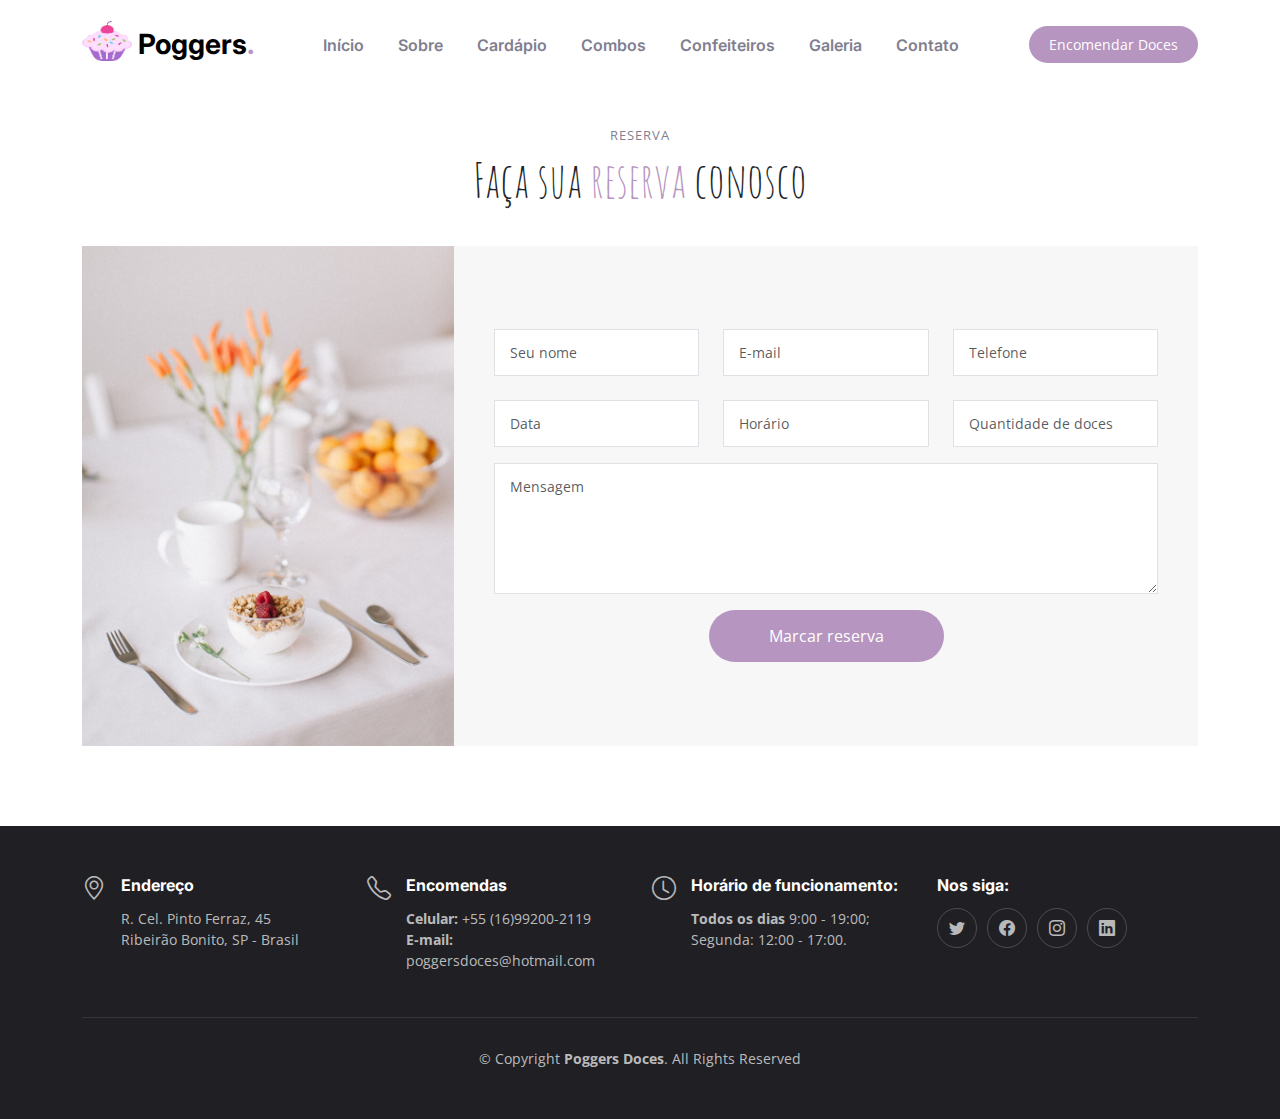
<file: Poggers/reserva.html>
<!DOCTYPE html>
<html lang="en">

<head>
  <meta charset="utf-8">
  <meta content="width=device-width, initial-scale=1.0" name="viewport">

  <title>Poggers Doces</title>
  <meta content="" name="description">
  <meta content="" name="keywords">

  <!-- Favicons -->
  <link href="assets/img/favicon.png" rel="icon">
  <link href="assets/img/apple-touch-icon.png" rel="apple-touch-icon">

  <!-- Google Fonts -->
  <link rel="preconnect" href="https://fonts.googleapis.com">
  <link rel="preconnect" href="https://fonts.gstatic.com" crossorigin>
  <link href="https://fonts.googleapis.com/css2?family=Open+Sans:ital,wght@0,300;0,400;0,500;0,600;0,700;1,300;1,400;1,600;1,700&family=Amatic+SC:ital,wght@0,300;0,400;0,500;0,600;0,700;1,300;1,400;1,500;1,600;1,700&family=Inter:ital,wght@0,300;0,400;0,500;0,600;0,700;1,300;1,400;1,500;1,600;1,700&display=swap" rel="stylesheet">

  <!-- Vendor CSS Files -->
  <link href="assets/vendor/bootstrap/css/bootstrap.min.css" rel="stylesheet">
  <link href="assets/vendor/bootstrap-icons/bootstrap-icons.css" rel="stylesheet">
  <link href="assets/vendor/aos/aos.css" rel="stylesheet">
  <link href="assets/vendor/glightbox/css/glightbox.min.css" rel="stylesheet">
  <link href="assets/vendor/swiper/swiper-bundle.min.css" rel="stylesheet">

  <!-- Template Main CSS File -->
  <link href="assets/css/main.css" rel="stylesheet">

  <!-- =======================================================
  * Template Name: Yummy
  * Updated: Sep 18 2023 with Bootstrap v5.3.2
  * Template URL: https://bootstrapmade.com/yummy-bootstrap-restaurant-website-template/
  * Author: BootstrapMade.com
  * License: https://bootstrapmade.com/license/
  ======================================================== -->
</head>

<body>

  <!-- ======= Header ======= -->
  <header id="header" class="header fixed-top d-flex align-items-center">
    <div class="container d-flex align-items-center justify-content-between">

      <a href="index.html" class="logo d-flex align-items-center me-auto me-lg-0">
        <!-- Uncomment the line below if you also wish to use an image logo -->
        <!-- <img src="assets/img/logo.png" alt=""> -->
        <img src="assets/img/favicon.png" alt="cookie_logo">
        <h1>Poggers<span>.</span></h1>
      </a>

      <nav id="navbar" class="navbar">
        <ul>
          <li><a href="index.html">Início</a></li>
          <li><a href="#about">Sobre</a></li>
          <li><a href="#menu">Cardápio</a></li>
          <li><a href="#events">Combos</a></li>
          <li><a href="#chefs">Confeiteiros</a></li>
          <li><a href="#gallery">Galeria</a></li>
          <li><a href="#contact">Contato</a></li>
        </ul>
      </nav><!-- .navbar -->

      <a class="btn-book-a-table" href="#book-a-table">Encomendar Doces</a>
      <i class="mobile-nav-toggle mobile-nav-show bi bi-list"></i>
      <i class="mobile-nav-toggle mobile-nav-hide d-none bi bi-x"></i>

    </div>
  </header><!-- End Header -->

  <main id="main">
    <!-- ======= Book A Table Section ======= -->
    <section id="book-a-table" class="book-a-table">
      <div class="container" data-aos="fade-up">
        <br><br>
        <div class="section-header">
          <h2>Reserva</h2>
          <p>Faça sua <span>reserva</span> conosco</p>
        </div>

        <div class="row g-0">

          <div class="col-lg-4 reservation-img" style="background-image: url(assets/img/reservation.jpg);" data-aos="zoom-out" data-aos-delay="200"></div>

          <div class="col-lg-8 d-flex align-items-center reservation-form-bg">
            <form action="forms/book-a-table.php" method="post" role="form" class="php-email-form" data-aos="fade-up" data-aos-delay="100">
              <div class="row gy-4">
                <div class="col-lg-4 col-md-6">
                  <input type="text" name="name" class="form-control" id="name" placeholder="Seu nome" data-rule="minlen:4" data-msg="Please enter at least 4 chars">
                  <div class="validate"></div>
                </div>
                <div class="col-lg-4 col-md-6">
                  <input type="email" class="form-control" name="email" id="email" placeholder="E-mail" data-rule="email" data-msg="Please enter a valid email">
                  <div class="validate"></div>
                </div>
                <div class="col-lg-4 col-md-6">
                  <input type="text" class="form-control" name="phone" id="phone" placeholder="Telefone" data-rule="minlen:4" data-msg="Please enter at least 4 chars">
                  <div class="validate"></div>
                </div>
                <div class="col-lg-4 col-md-6">
                  <input type="text" name="date" class="form-control" id="date" placeholder="Data" data-rule="minlen:4" data-msg="Please enter at least 4 chars">
                  <div class="validate"></div>
                </div>
                <div class="col-lg-4 col-md-6">
                  <input type="text" class="form-control" name="time" id="time" placeholder="Horário" data-rule="minlen:4" data-msg="Please enter at least 4 chars">
                  <div class="validate"></div>
                </div>
                <div class="col-lg-4 col-md-6">
                  <input type="number" class="form-control" name="people" id="people" placeholder="Quantidade de doces" data-rule="minlen:1" data-msg="Please enter at least 1 chars">
                  <div class="validate"></div>
                </div>
              </div>
              <div class="form-group mt-3">
                <textarea class="form-control" name="message" rows="5" placeholder="Mensagem"></textarea>
                <div class="validate"></div>
              </div>
              <div class="mb-3">
                <div class="loading">Carregando</div>
                <div class="error-message"></div>
                <div class="sent-message">Sua reserva foi realizada. Nós iremos enviar um e-mail com a confirmação do pedido. Obrigado!</div>
              </div>
              <div class="text-center"><button type="submit">Marcar reserva</button></div>
            </form>
          </div><!-- End Reservation Form -->

        </div>

      </div>
    </section><!-- End Book A Table Section -->
  </main><!-- End #main -->

  <!-- ======= Footer ======= -->
  <footer id="footer" class="footer">

    <div class="container">
      <div class="row gy-3">
        <div class="col-lg-3 col-md-6 d-flex">
          <i class="bi bi-geo-alt icon"></i>
          <div>
            <h4>Endereço</h4>
            <p>
              R. Cel. Pinto Ferraz, 45<br>
              Ribeirão Bonito, SP - Brasil<br>
            </p>
          </div>

        </div>

        <div class="col-lg-3 col-md-6 footer-links d-flex">
          <i class="bi bi-telephone icon"></i>
          <div>
            <h4>Encomendas</h4>
            <p>
              <strong>Celular:</strong> +55 (16)99200-2119<br>
              <strong>E-mail:</strong> poggersdoces@hotmail.com<br>
            </p>
          </div>
        </div>

        <div class="col-lg-3 col-md-6 footer-links d-flex">
          <i class="bi bi-clock icon"></i>
          <div>
            <h4>Horário de funcionamento:</h4>
            <p>
              <strong>Todos os dias</strong> 9:00 - 19:00;<br>
              Segunda: 12:00 - 17:00.
            </p>
          </div>
        </div>

        <div class="col-lg-3 col-md-6 footer-links">
          <h4>Nos siga:</h4>
          <div class="social-links d-flex">
            <a href="#" class="twitter"><i class="bi bi-twitter"></i></a>
            <a href="#" class="facebook"><i class="bi bi-facebook"></i></a>
            <a href="#" class="instagram"><i class="bi bi-instagram"></i></a>
            <a href="#" class="linkedin"><i class="bi bi-linkedin"></i></a>
          </div>
        </div>

      </div>
    </div>

    <div class="container">
      <div class="copyright">
        &copy; Copyright <strong><span>Poggers Doces</span></strong>. All Rights Reserved
      </div>
    </div>

  </footer><!-- End Footer -->

  <a href="#" class="scroll-top d-flex align-items-center justify-content-center"><i class="bi bi-arrow-up-short"></i></a>

  <div id="preloader"></div>

  <!-- Vendor JS Files -->
  <script src="assets/vendor/bootstrap/js/bootstrap.bundle.min.js"></script>
  <script src="assets/vendor/aos/aos.js"></script>
  <script src="assets/vendor/glightbox/js/glightbox.min.js"></script>
  <script src="assets/vendor/purecounter/purecounter_vanilla.js"></script>
  <script src="assets/vendor/swiper/swiper-bundle.min.js"></script>
  <script src="assets/vendor/php-email-form/validate.js"></script>

  <!-- Template Main JS File -->
  <script src="assets/js/main.js"></script>

</body>

</html>
</file>
<file: Poggers/assets/css/main.css>
/**
* Template Name: Yummy
* Updated: Sep 18 2023 with Bootstrap v5.3.2
* Template URL: https://bootstrapmade.com/yummy-bootstrap-restaurant-website-template/
* Author: BootstrapMade.com
* License: https://bootstrapmade.com/license/
*/

/*--------------------------------------------------------------
# Set main reusable colors and fonts using CSS variables
# Learn more about CSS variables at https://developer.mozilla.org/en-US/docs/Web/CSS/Using_CSS_custom_properties
--------------------------------------------------------------*/
/* Fonts */
:root {
  --font-default: "Open Sans", system-ui, -apple-system, "Segoe UI", Roboto, "Helvetica Neue", Arial, "Noto Sans", "Liberation Sans", sans-serif, "Apple Color Emoji", "Segoe UI Emoji", "Segoe UI Symbol", "Noto Color Emoji";
  --font-primary: "Amatic SC", sans-serif;
  --font-secondary: "Inter", sans-serif;
}

/* Colors */
:root {
  --color-default: #212529;
  --color-primary: #b695c0;
  --color-secondary: #37373f;
}

/* Smooth scroll behavior */
:root {
  scroll-behavior: smooth;
}

/*--------------------------------------------------------------
# General
--------------------------------------------------------------*/
body {
  font-family: var(--font-default);
  color: var(--color-default);
}

a {
  color: var(--color-primary);
  text-decoration: none;
}

a:hover {
  color: #926f9c;
  text-decoration: none;
}

h1,
h2,
h3,
h4,
h5,
h6 {
  font-family: var(--font-secondary);
}

/*--------------------------------------------------------------
# Sections & Section Header
--------------------------------------------------------------*/
section {
  overflow: hidden;
  padding: 80px 0;
}

.section-bg {
  background-color: #eee;
}

.section-header {
  text-align: center;
  padding-bottom: 30px;
}

.section-header h2 {
  font-size: 13px;
  letter-spacing: 1px;
  font-weight: 400;
  margin: 0;
  padding: 0;
  color: #7f7f90;
  text-transform: uppercase;
  font-family: var(--font-default);
}

.section-header p {
  margin: 0;
  font-size: 48px;
  font-weight: 400;
  font-family: var(--font-primary);
}

.section-header p span {
  color: var(--color-primary);
}

/*--------------------------------------------------------------
# Breadcrumbs
--------------------------------------------------------------*/
.breadcrumbs {
  padding: 15px 0;
  background: rgba(55, 55, 63, 0.05);
  margin-top: 90px;
}

@media (max-width: 575px) {
  .breadcrumbs {
    margin-top: 70px;
  }
}

.breadcrumbs h2 {
  font-size: 24px;
  font-weight: 400;
  margin: 0;
}

.breadcrumbs ol {
  display: flex;
  flex-wrap: wrap;
  list-style: none;
  padding: 0;
  margin: 0;
  font-size: 14px;
}

.breadcrumbs ol li+li {
  padding-left: 10px;
}

.breadcrumbs ol li+li::before {
  display: inline-block;
  padding-right: 10px;
  color: #676775;
  content: "/";
}

@media (max-width: 992px) {
  .breadcrumbs .d-flex {
    display: block !important;
  }

  .breadcrumbs h2 {
    margin-bottom: 10px;
  }

  .breadcrumbs ol {
    display: block;
  }

  .breadcrumbs ol li {
    display: inline-block;
  }
}

/*--------------------------------------------------------------
# Scroll top button
--------------------------------------------------------------*/
.scroll-top {
  position: fixed;
  visibility: hidden;
  opacity: 0;
  right: 15px;
  bottom: 15px;
  z-index: 99999;
  background: var(--color-primary);
  width: 44px;
  height: 44px;
  border-radius: 50px;
  transition: all 0.4s;
}

.scroll-top i {
  font-size: 24px;
  color: #fff;
  line-height: 0;
}

.scroll-top:hover {
  background: #926f9c;
  color: #fff;
}

.scroll-top.active {
  visibility: visible;
  opacity: 1;
}

/*--------------------------------------------------------------
# Preloader
--------------------------------------------------------------*/
#preloader {
  position: fixed;
  inset: 0;
  z-index: 9999;
  overflow: hidden;
  background: #fff;
  transition: all 0.6s ease-out;
  width: 100%;
  height: 100vh;
}

#preloader:before,
#preloader:after {
  content: "";
  position: absolute;
  border: 4px solid var(--color-primary);
  border-radius: 50%;
  animation: animate-preloader 2s cubic-bezier(0, 0.2, 0.8, 1) infinite;
}

#preloader:after {
  animation-delay: -0.5s;
}

@keyframes animate-preloader {
  0% {
    width: 10px;
    height: 10px;
    top: calc(50% - 5px);
    left: calc(50% - 5px);
    opacity: 1;
  }

  100% {
    width: 72px;
    height: 72px;
    top: calc(50% - 36px);
    left: calc(50% - 36px);
    opacity: 0;
  }
}

/*--------------------------------------------------------------
# Disable aos animation delay on mobile devices
--------------------------------------------------------------*/
@media screen and (max-width: 768px) {
  [data-aos-delay] {
    transition-delay: 0 !important;
  }
}

/*--------------------------------------------------------------
# Header
--------------------------------------------------------------*/

.header {
  background: #fff;
  transition: all 0.5s;
  z-index: 997;
  height: 90px;
  border-bottom: 1px solid #fff;
}

.header .logo img {
  width: 50px;
  height: 950px;
  margin-bottom: 7px;
  display: block;
}


@media (max-width: 575px) {
  .header {
    height: 70px;
  }
}

.header.sticked {
  border-color: #fff;
  border-color: #eee;
}

.header .logo img {
  max-height: 40px;
  margin-right: 6px;
}

.header .logo h1 {
  font-size: 28px;
  font-weight: 700;
  color: #000;
  margin: 0;
  font-family: var(--font-secondary);
}

.header .logo h1 span {
  color: var(--color-primary);
}

.header .btn-book-a-table,
.header .btn-book-a-table:focus {
  font-size: 14px;
  color: #fff;
  background: var(--color-primary);
  padding: 8px 20px;
  margin-left: 30px;
  border-radius: 50px;
  transition: 0.3s;
}

.header .btn-book-a-table:hover,
.header .btn-book-a-table:focus:hover {
  color: #fff;
  background: #926f9c;
}

section {
  scroll-margin-top: 90px;
}

/*--------------------------------------------------------------
# Desktop Navigation
--------------------------------------------------------------*/
@media (min-width: 1280px) {
  .navbar {
    padding: 0;
  }

  .navbar ul {
    margin: 0;
    padding: 0;
    display: flex;
    list-style: none;
    align-items: center;
  }

  .navbar li {
    position: relative;
  }

  .navbar>ul>li {
    white-space: nowrap;
    padding: 10px 0 10px 28px;
  }

  .navbar a,
  .navbar a:focus {
    display: flex;
    align-items: center;
    justify-content: space-between;
    padding: 0 3px;
    font-family: var(--font-secondary);
    font-size: 16px;
    font-weight: 600;
    color: #7f7f90;
    white-space: nowrap;
    transition: 0.3s;
    position: relative;
  }

  .navbar a i,
  .navbar a:focus i {
    font-size: 12px;
    line-height: 0;
    margin-left: 5px;
  }

  .navbar>ul>li>a:before {
    content: "";
    position: absolute;
    width: 100%;
    height: 2px;
    bottom: -6px;
    left: 0;
    background-color: var(--color-primary);
    visibility: hidden;
    width: 0px;
    transition: all 0.3s ease-in-out 0s;
  }

  .navbar a:hover:before,
  .navbar li:hover>a:before,
  .navbar .active:before {
    visibility: visible;
    width: 100%;
  }

  .navbar a:hover,
  .navbar .active,
  .navbar .active:focus,
  .navbar li:hover>a {
    color: #000;
  }

  .navbar .dropdown ul {
    display: block;
    position: absolute;
    left: 28px;
    top: calc(100% + 30px);
    margin: 0;
    padding: 10px 0;
    z-index: 99;
    opacity: 0;
    visibility: hidden;
    background: #fff;
    box-shadow: 0px 0px 30px rgba(127, 137, 161, 0.25);
    transition: 0.3s;
    border-radius: 4px;
  }

  .navbar .dropdown ul li {
    min-width: 200px;
  }

  .navbar .dropdown ul a {
    padding: 10px 20px;
    font-size: 15px;
    text-transform: none;
    font-weight: 600;
  }

  .navbar .dropdown ul a i {
    font-size: 12px;
  }

  .navbar .dropdown ul a:hover,
  .navbar .dropdown ul .active:hover,
  .navbar .dropdown ul li:hover>a {
    color: var(--color-primary);
  }

  .navbar .dropdown:hover>ul {
    opacity: 1;
    top: 100%;
    visibility: visible;
  }

  .navbar .dropdown .dropdown ul {
    top: 0;
    left: calc(100% - 30px);
    visibility: hidden;
  }

  .navbar .dropdown .dropdown:hover>ul {
    opacity: 1;
    top: 0;
    left: 100%;
    visibility: visible;
  }
}

@media (min-width: 1280px) and (max-width: 1366px) {
  .navbar .dropdown .dropdown ul {
    left: -90%;
  }

  .navbar .dropdown .dropdown:hover>ul {
    left: -100%;
  }
}

@media (min-width: 1280px) {

  .mobile-nav-show,
  .mobile-nav-hide {
    display: none;
  }
}

/*--------------------------------------------------------------
# Mobile Navigation
--------------------------------------------------------------*/
@media (max-width: 1279px) {
  .navbar {
    position: fixed;
    top: 0;
    right: -100%;
    width: 100%;
    max-width: 400px;
    border-left: 1px solid #666;
    bottom: 0;
    transition: 0.3s;
    z-index: 9997;
  }

  .navbar ul {
    position: absolute;
    inset: 0;
    padding: 50px 0 10px 0;
    margin: 0;
    background: rgba(255, 255, 255, 0.9);
    overflow-y: auto;
    transition: 0.3s;
    z-index: 9998;
  }

  .navbar a,
  .navbar a:focus {
    display: flex;
    align-items: center;
    justify-content: space-between;
    padding: 10px 20px;
    font-family: var(--font-secondary);
    border-bottom: 2px solid rgba(255, 255, 255, 0.8);
    font-size: 16px;
    font-weight: 600;
    color: #7f7f90;
    white-space: nowrap;
    transition: 0.3s;
  }

  .navbar a i,
  .navbar a:focus i {
    font-size: 12px;
    line-height: 0;
    margin-left: 5px;
  }

  .navbar a:hover,
  .navbar li:hover>a {
    color: #000;
  }

  .navbar .active,
  .navbar .active:focus {
    color: #000;
    border-color: var(--color-primary);
  }

  .navbar .dropdown ul,
  .navbar .dropdown .dropdown ul {
    position: static;
    display: none;
    padding: 10px 0;
    margin: 10px 20px;
    transition: all 0.5s ease-in-out;
    border: 1px solid #eee;
  }

  .navbar .dropdown>.dropdown-active,
  .navbar .dropdown .dropdown>.dropdown-active {
    display: block;
  }

  .mobile-nav-show {
    color: var(--color-secondary);
    font-size: 28px;
    cursor: pointer;
    line-height: 0;
    transition: 0.5s;
    z-index: 9999;
    margin: 0 10px 0 20px;
  }

  .mobile-nav-hide {
    color: var(--color-secondary);
    font-size: 32px;
    cursor: pointer;
    line-height: 0;
    transition: 0.5s;
    position: fixed;
    right: 20px;
    top: 20px;
    z-index: 9999;
  }

  .mobile-nav-active {
    overflow: hidden;
  }

  .mobile-nav-active .navbar {
    right: 0;
  }

  .mobile-nav-active .navbar:before {
    content: "";
    position: fixed;
    inset: 0;
    background: rgba(255, 255, 255, 0.8);
    z-index: 9996;
  }
}

/*--------------------------------------------------------------
# About Section
--------------------------------------------------------------*/
.about .about-img {
  min-height: 500px;
}

.about h3 {
  font-weight: 700;
  font-size: 36px;
  margin-bottom: 30px;
  font-family: var(--font-secondary);
}

.about .call-us {
  left: 10%;
  right: 10%;
  bottom: 10%;
  background-color: #fff;
  box-shadow: 0px 2px 25px rgba(0, 0, 0, 0.08);
  padding: 20px;
  text-align: center;
}

.about .call-us h4 {
  font-size: 24px;
  font-weight: 700;
  margin-bottom: 5px;
  font-family: var(--font-default);
}

.about .call-us p {
  font-size: 28px;
  font-weight: 700;
  color: var(--color-primary);
}

.about .content ul {
  list-style: none;
  padding: 0;
}

.about .content ul li {
  padding: 0 0 8px 26px;
  position: relative;
}

.about .content ul i {
  position: absolute;
  font-size: 20px;
  left: 0;
  top: -3px;
  color: var(--color-primary);
}

.about .content p:last-child {
  margin-bottom: 0;
}

.about .play-btn {
  width: 94px;
  height: 94px;
  background: radial-gradient(var(--color-primary) 50%, rgba(206, 18, 18, 0.4) 52%);
  border-radius: 50%;
  display: block;
  position: absolute;
  left: calc(50% - 47px);
  top: calc(50% - 47px);
  overflow: hidden;
}

.about .play-btn:before {
  content: "";
  position: absolute;
  width: 120px;
  height: 120px;
  animation-delay: 0s;
  animation: pulsate-btn 2s;
  animation-direction: forwards;
  animation-iteration-count: infinite;
  animation-timing-function: steps;
  opacity: 1;
  border-radius: 50%;
  border: 5px solid #926f9c;
  top: -15%;
  left: -15%;
  background: rgba(198, 16, 0, 0);
}

.about .play-btn:after {
  content: "";
  position: absolute;
  left: 50%;
  top: 50%;
  transform: translateX(-40%) translateY(-50%);
  width: 0;
  height: 0;
  border-top: 10px solid transparent;
  border-bottom: 10px solid transparent;
  border-left: 15px solid #fff;
  z-index: 100;
  transition: all 400ms cubic-bezier(0.55, 0.055, 0.675, 0.19);
}

.about .play-btn:hover:before {
  content: "";
  position: absolute;
  left: 50%;
  top: 50%;
  transform: translateX(-40%) translateY(-50%);
  width: 0;
  height: 0;
  border: none;
  border-top: 10px solid transparent;
  border-bottom: 10px solid transparent;
  border-left: 15px solid #fff;
  z-index: 200;
  animation: none;
  border-radius: 0;
}

.about .play-btn:hover:after {
  border-left: 15px solid var(--color-primary);
  transform: scale(20);
}

@keyframes pulsate-btn {
  0% {
    transform: scale(0.6, 0.6);
    opacity: 1;
  }

  100% {
    transform: scale(1, 1);
    opacity: 0;
  }
}

/*--------------------------------------------------------------
# Why Us Section
--------------------------------------------------------------*/
.why-us .why-box {
  padding: 30px;
  background: var(--color-primary);
  color: #fff;
}

.why-us .why-box h3 {
  font-weight: 700;
  font-size: 34px;
  margin-bottom: 30px;
}

.why-us .why-box p {
  margin-bottom: 30px;
}

.why-us .why-box .more-btn {
  display: inline-block;
  background: rgba(255, 255, 255, 0.3);
  padding: 6px 30px 8px 30px;
  color: #fff;
  border-radius: 50px;
  transition: all ease-in-out 0.4s;
}

.why-us .why-box .more-btn i {
  font-size: 14px;
}

.why-us .why-box .more-btn:hover {
  color: var(--color-primary);
  background: #fff;
}

.why-us .icon-box {
  text-align: center;
  background: #fff;
  padding: 40px 30px;
  width: 100%;
  height: 100%;
  border: 1px solid rgba(55, 55, 63, 0.1);
  transition: 0.3s;
}

.why-us .icon-box i {
  color: var(--color-primary);
  margin-bottom: 30px;
  font-size: 32px;
  margin-bottom: 30px;
  background: #4c3652ba;
  border-radius: 50px;
  display: flex;
  align-items: center;
  justify-content: center;
  width: 64px;
  height: 64px;
}

.why-us .icon-box h4 {
  font-size: 20px;
  font-weight: 400;
  margin: 0 0 30px 0;
  font-family: var(--font-secondary);
}

.why-us .icon-box p {
  font-size: 15px;
  color: #6c757d;
}

@media (min-width: 1200px) {
  .why-us .icon-box:hover {
    transform: scale(1.1);
  }
}

/*--------------------------------------------------------------
# Stats Counter Section
--------------------------------------------------------------*/
.stats-counter {
  background: linear-gradient(rgba(0, 0, 0, 0.5), rgba(0, 0, 0, 0.5)), url("../img/stats-bg.jpg") center center;
  background-size: cover;
  padding: 100px 0;
}

@media (min-width: 1365px) {
  .stats-counter {
    background-attachment: fixed;
  }
}

.stats-counter .stats-item {
  padding: 30px;
  width: 100%;
}

.stats-counter .stats-item span {
  font-size: 48px;
  display: block;
  color: #fff;
  font-weight: 700;
}

.stats-counter .stats-item p {
  padding: 0;
  margin: 0;
  font-family: var(--font-secondary);
  font-size: 16px;
  font-weight: 700;
  color: rgba(255, 255, 255, 0.6);
}

/*--------------------------------------------------------------
# Menu Section
--------------------------------------------------------------*/
.menu .nav-tabs {
  border: 0;
}

.menu .nav-link {
  margin: 0 10px;
  padding: 10px 5px;
  transition: 0.3s;
  color: var(--color-secondary);
  border-radius: 0;
  cursor: pointer;
  height: 100%;
  border: 0;
  border-bottom: 2px solid #b6b6bf;
}

@media (max-width: 575px) {
  .menu .nav-link {
    margin: 0 10px;
    padding: 10px 0;
  }
}

.menu .nav-link i {
  padding-right: 15px;
  font-size: 48px;
}

.menu .nav-link h4 {
  font-size: 18px;
  font-weight: 400;
  margin: 0;
  font-family: var(--font-secondary);
}

@media (max-width: 575px) {
  .menu .nav-link h4 {
    font-size: 16px;
  }
}

.menu .nav-link:hover {
  color: var(--color-primary);
}

.menu .nav-link.active {
  color: var(--color-primary);
  border-color: var(--color-primary);
}

.menu .tab-content .tab-header {
  padding: 30px 0;
}

.menu .tab-content .tab-header p {
  font-size: 14px;
  text-transform: uppercase;
  color: #676775;
  margin-bottom: 0;
}

.menu .tab-content .tab-header h3 {
  font-size: 36px;
  font-weight: 600;
  color: var(--color-primary);
}

.menu .tab-content .menu-item {
  -moz-text-align-last: center;
  text-align-last: center;
}

.menu .tab-content .menu-item .menu-img {
  padding: 0 60px;
  margin-bottom: 15px;
}

.menu .tab-content .menu-item h4 {
  font-size: 22px;
  font-weight: 500;
  color: var(--color-secondary);
  font-family: var(--font-secondary);
  font-weight: 30px;
  margin-bottom: 5px;
}

.menu .tab-content .menu-item .ingredients {
  font-family: var(--font-secondary);
  color: #8d8d9b;
  margin-bottom: 5px;
}

.menu .tab-content .menu-item .price {
  font-size: 24px;
  font-weight: 700;
  color: var(--color-primary);
}

/*--------------------------------------------------------------
# Testimonials Section
--------------------------------------------------------------*/
.testimonials .section-header {
  margin-bottom: 40px;
}

.testimonials .testimonials-carousel,
.testimonials .testimonials-slider {
  overflow: hidden;
}

.testimonials .testimonial-item .testimonial-content {
  border-left: 3px solid var(--color-primary);
  padding-left: 30px;
}

.testimonials .testimonial-item .testimonial-img {
  border-radius: 50%;
  border: 4px solid #fff;
  margin: 0 auto;
}

.testimonials .testimonial-item h3 {
  font-size: 20px;
  font-weight: bold;
  margin: 10px 0 5px 0;
  color: var(--color-default);
  font-family: var(--font-secondary);
}

.testimonials .testimonial-item h4 {
  font-size: 14px;
  color: #6c757d;
  margin: 0 0 10px 0;
  font-family: var(--font-secondary);
}

.testimonials .testimonial-item .stars i {
  color: #ffc107;
  margin: 0 1px;
}

.testimonials .testimonial-item .quote-icon-left,
.testimonials .testimonial-item .quote-icon-right {
  color: #f05656;
  font-size: 26px;
  line-height: 0;
}

.testimonials .testimonial-item .quote-icon-left {
  display: inline-block;
  left: -5px;
  position: relative;
}

.testimonials .testimonial-item .quote-icon-right {
  display: inline-block;
  right: -5px;
  position: relative;
  top: 10px;
  transform: scale(-1, -1);
}

.testimonials .testimonial-item p {
  font-style: italic;
}

.testimonials .swiper-pagination {
  margin-top: 40px;
  position: relative;
}

.testimonials .swiper-pagination .swiper-pagination-bullet {
  width: 12px;
  height: 12px;
  background-color: #d1d1d7;
  opacity: 1;
}

.testimonials .swiper-pagination .swiper-pagination-bullet-active {
  background-color: var(--color-primary);
}

/*--------------------------------------------------------------
# Events Section
--------------------------------------------------------------*/
.events .container-fluid {
  padding: 0;
}

.events .event-item {
  background-size: cover;
  background-position: cente;
  min-height: 600px;
  padding: 30px;
}

@media (max-width: 575px) {
  .events .event-item {
    min-height: 500px;
  }
}

.events .event-item:before {
  content: "";
  background: rgba(0, 0, 0, 0.6);
  position: absolute;
  inset: 0;
}

.events .event-item h3 {
  font-size: 24px;
  font-weight: 700;
  margin-bottom: 5px;
  color: #fff;
  position: relative;
}

.events .event-item .price {
  color: #fff;
  border-bottom: 2px solid var(--color-primary);
  font-size: 32px;
  font-weight: 700;
  margin-bottom: 15px;
  position: relative;
}

.events .event-item .description {
  margin-bottom: 0;
  color: rgba(255, 255, 255, 0.9);
  position: relative;
}

@media (min-width: 1200px) {
  .events .swiper-slide-active+.swiper-slide {
    border-left: 1px solid rgba(255, 255, 255, 0.5);
    border-right: 1px solid rgba(255, 255, 255, 0.5);
    z-index: 1;
  }
}

.events .swiper-pagination {
  margin-top: 20px;
  position: relative;
}

.events .swiper-pagination .swiper-pagination-bullet {
  width: 10px;
  height: 10px;
  background-color: #d1d1d7;
  opacity: 1;
}

.events .swiper-pagination .swiper-pagination-bullet-active {
  background-color: var(--color-primary);
}

/*--------------------------------------------------------------
# Chefs Section
--------------------------------------------------------------*/
.chefs .chef-member {
  overflow: hidden;
  text-align: center;
  border-radius: 5px;
  background: #fff;
  box-shadow: 0px 0 30px rgba(55, 55, 63, 0.08);
  transition: 0.3s;
}

.chefs .chef-member .member-img {
  position: relative;
  overflow: hidden;
}

.chefs .chef-member .member-img:after {
  position: absolute;
  content: "";
  left: 0;
  bottom: 0;
  height: 100%;
  width: 100%;
  background: url(../img/team-shape.svg) no-repeat center bottom;
  background-size: contain;
  z-index: 1;
}

.chefs .chef-member .social {
  position: absolute;
  right: -100%;
  top: 30px;
  opacity: 0;
  border-radius: 4px;
  transition: 0.5s;
  background: rgba(255, 255, 255, 0.3);
  z-index: 2;
}

.chefs .chef-member .social a {
  transition: color 0.3s;
  color: rgba(55, 55, 63, 0.4);
  margin: 15px 12px;
  display: block;
  line-height: 0;
  text-align: center;
}

.chefs .chef-member .social a:hover {
  color: rgba(55, 55, 63, 0.9);
}

.chefs .chef-member .social i {
  font-size: 18px;
}

.chefs .chef-member .member-info {
  padding: 10px 15px 20px 15px;
}

.chefs .chef-member .member-info h4 {
  font-weight: 700;
  margin-bottom: 5px;
  font-size: 20px;
  color: var(--color-secondary);
}

.chefs .chef-member .member-info span {
  display: block;
  font-size: 14px;
  font-weight: 400;
  color: rgba(33, 37, 41, 0.4);
}

.chefs .chef-member .member-info p {
  font-style: italic;
  font-size: 14px;
  padding-top: 15px;
  line-height: 26px;
  color: rgba(33, 37, 41, 0.7);
}

.chefs .chef-member:hover {
  transform: scale(1.08);
  box-shadow: 0px 0 30px rgba(55, 55, 63, 0.15);
}

.chefs .chef-member:hover .social {
  right: 8px;
  opacity: 1;
}

/*--------------------------------------------------------------
# Book A Table Section
--------------------------------------------------------------*/
.book-a-table .reservation-img {
  min-height: 500px;
  background-size: cover;
  background-position: center;
}

.book-a-table .reservation-form-bg {
  background: rgba(55, 55, 63, 0.04);
}

.book-a-table .php-email-form {
  padding: 40px;
}

@media (max-width: 575px) {
  .book-a-table .php-email-form {
    padding: 20px;
  }
}

.book-a-table .php-email-form h3 {
  font-size: 14px;
  font-weight: 700;
  text-transform: uppercase;
  letter-spacing: 1px;
}

.book-a-table .php-email-form h4 {
  font-size: 14px;
  font-weight: 700;
  text-transform: uppercase;
  letter-spacing: 1px;
  margin: 20px 0 0 0;
}

.book-a-table .php-email-form p {
  font-size: 14px;
  margin-bottom: 20px;
}

.book-a-table .php-email-form .error-message {
  display: none;
  color: #fff;
  background: #926f9cba;
  text-align: left;
  padding: 15px;
  margin-bottom: 24px;
  font-weight: 600;
}

.book-a-table .php-email-form .sent-message {
  display: none;
  color: #fff;
  background: #059652;
  text-align: center;
  padding: 15px;
  margin-bottom: 24px;
  font-weight: 600;
}

.book-a-table .php-email-form .loading {
  display: none;
  background: #fff;
  text-align: center;
  padding: 15px;
  margin-bottom: 24px;
}

.book-a-table .php-email-form .loading:before {
  content: "";
  display: inline-block;
  border-radius: 50%;
  width: 24px;
  height: 24px;
  margin: 0 10px -6px 0;
  border: 3px solid #059652;
  border-top-color: #fff;
  animation: animate-loading 1s linear infinite;
}

.book-a-table .php-email-form input,
.book-a-table .php-email-form textarea {
  border-radius: 0;
  box-shadow: none;
  font-size: 14px;
  border-radius: 0;
}

.book-a-table .php-email-form input:focus,
.book-a-table .php-email-form textarea:focus {
  border-color: var(--color-primary);
}

.book-a-table .php-email-form input {
  padding: 12px 15px;
}

.book-a-table .php-email-form textarea {
  padding: 12px 15px;
}

.book-a-table .php-email-form button[type=submit] {
  background: var(--color-primary);
  border: 0;
  padding: 14px 60px;
  color: #fff;
  transition: 0.4s;
  border-radius: 50px;
}

.book-a-table .php-email-form button[type=submit]:hover {
  background: #926f9c;
}

@keyframes animate-loading {
  0% {
    transform: rotate(0deg);
  }

  100% {
    transform: rotate(360deg);
  }
}

/*--------------------------------------------------------------
# Gallery Section
--------------------------------------------------------------*/
.gallery {
  overflow: hidden;
}

.gallery .swiper-container {
  width: 100%;
}

.gallery .swiper-pagination {
  margin-top: 20px;
  position: relative;
}

.gallery .swiper-pagination .swiper-pagination-bullet {
  width: 12px;
  height: 12px;
  background-color: #d1d1d7;
  opacity: 1;
}

.gallery .swiper-pagination .swiper-pagination-bullet-active {
  background-color: var(--color-primary);
}

.gallery .swiper-slide-active {
  text-align: center;
}

.gallery .swiper-slide img{
  max-width: 100%;
  height: auto;
  width: 100%;
  max-height: 100%;
}

.gallery-slide{
  overflow: hidden;
}

.gallery .swiper-slide {
  display: flex;
  justify-content: center;
  align-items: center;
}

@media (min-width: 992px) {
  .gallery .swiper-wrapper {
    padding: 40px 0;
  }

  .gallery .swiper-slide-active {
    border: 6px solid var(--color-primary);
    padding: 4px;
    background: #fff;
    z-index: 1;
    transform: scale(1.2);
  }
  
}

/*--------------------------------------------------------------
# Contact Section
--------------------------------------------------------------*/
.contact .info-item {
  background: #f4f4f4;
  padding: 30px;
  height: 100%;
}

.contact .info-item .icon {
  display: flex;
  align-items: center;
  justify-content: center;
  width: 56px;
  height: 56px;
  font-size: 24px;
  line-height: 0;
  color: #fff;
  background: var(--color-primary);
  border-radius: 50%;
  margin-right: 15px;
}

.contact .info-item h3 {
  font-size: 20px;
  color: #6c757d;
  font-weight: 700;
  margin: 0 0 5px 0;
}

.contact .info-item p {
  padding: 0;
  margin: 0;
  line-height: 24px;
  font-size: 14px;
}

.contact .info-item .social-links a {
  font-size: 24px;
  display: inline-block;
  color: rgba(55, 55, 63, 0.7);
  line-height: 1;
  margin: 4px 6px 0 0;
  transition: 0.3s;
}

.contact .info-item .social-links a:hover {
  color: var(--color-primary);
}

.contact .php-email-form {
  width: 100%;
  margin-top: 30px;
  background: #fff;
  box-shadow: 0 0 30px rgba(0, 0, 0, 0.08);
}

.contact .php-email-form .form-group {
  padding-bottom: 20px;
}

.contact .php-email-form .error-message {
  display: none;
  color: #fff;
  background: #926f9c;
  text-align: left;
  padding: 15px;
  font-weight: 600;
}

.contact .php-email-form .error-message br+br {
  margin-top: 25px;
}

.contact .php-email-form .sent-message {
  display: none;
  color: #fff;
  background: #059652;
  text-align: center;
  padding: 15px;
  font-weight: 600;
}

.contact .php-email-form .loading {
  display: none;
  background: #fff;
  text-align: center;
  padding: 15px;
}

.contact .php-email-form .loading:before {
  content: "";
  display: inline-block;
  border-radius: 50%;
  width: 24px;
  height: 24px;
  margin: 0 10px -6px 0;
  border: 3px solid #059652;
  border-top-color: #fff;
  animation: animate-loading 1s linear infinite;
}

.contact .php-email-form input,
.contact .php-email-form textarea {
  border-radius: 0;
  box-shadow: none;
  font-size: 14px;
}

.contact .php-email-form input:focus,
.contact .php-email-form textarea:focus {
  border-color: var(--color-primary);
}

.contact .php-email-form input {
  height: 48px;
}

.contact .php-email-form textarea {
  padding: 10px 12px;
}

.contact .php-email-form button[type=submit] {
  background: var(--color-primary);
  border: 0;
  padding: 12px 40px;
  color: #fff;
  transition: 0.4s;
  border-radius: 50px;
}

.contact .php-email-form button[type=submit]:hover {
  background: #926f9c;
}

@keyframes animate-loading {
  0% {
    transform: rotate(0deg);
  }

  100% {
    transform: rotate(360deg);
  }
}

/*--------------------------------------------------------------
# Hero Section
--------------------------------------------------------------*/
.hero {
  width: 100%;
  background-size: cover;
  position: relative;
  min-height: 60vh;
  padding: 160px 0 60px 0;
}

.hero h2 {
  font-size: 64px;
  font-weight: 700;
  margin-bottom: 20px;
  color: var(--color-secondary);
  font-family: var(--font-primary);
}

.hero h2 span {
  color: var(--color-primary);
}

.hero p {
  color: #4f4f5a;
  font-weight: 400;
  margin-bottom: 30px;
}

.hero .btn-book-a-table {
  font-weight: 500;
  font-size: 14px;
  letter-spacing: 1px;
  display: inline-block;
  padding: 12px 36px;
  border-radius: 50px;
  transition: 0.5s;
  color: #fff;
  background: var(--color-primary);
  box-shadow: 0 8px 28px #926f9cba;
}

.hero .btn-book-a-table:hover {
  background: #926f9cba;
  box-shadow: 0 8px 28px #513f57;
}

.hero .btn-watch-video {
  font-size: 16px;
  transition: 0.5s;
  margin-left: 25px;
  color: var(--font-secondary);
  font-weight: 600;
}

.hero .btn-watch-video i {
  color: var(--color-primary);
  font-size: 32px;
  transition: 0.3s;
  line-height: 0;
  margin-right: 8px;
}

.hero .btn-watch-video:hover {
  color: var(--color-primary);
}

.hero .btn-watch-video:hover i {
  color: #553b5cba;
}

@media (max-width: 640px) {
  .hero h2 {
    font-size: 36px;
  }

  .hero .btn-get-started,
  .hero .btn-watch-video {
    font-size: 14px;
  }
}

/*--------------------------------------------------------------
# Footer
--------------------------------------------------------------*/
.footer {
  font-size: 14px;
  background-color: #1f1f24;
  padding: 50px 0;
  color: rgba(255, 255, 255, 0.7);
}

.footer .icon {
  margin-right: 15px;
  font-size: 24px;
  line-height: 0;
}

.footer h4 {
  font-size: 16px;
  font-weight: bold;
  position: relative;
  padding-bottom: 5px;
  color: #fff;
}

.footer .footer-links {
  margin-bottom: 30px;
}

.footer .footer-links ul {
  list-style: none;
  padding: 0;
  margin: 0;
}

.footer .footer-links ul li {
  padding: 10px 0;
  display: flex;
  align-items: center;
}

.footer .footer-links ul li:first-child {
  padding-top: 0;
}

.footer .footer-links ul a {
  color: rgba(255, 255, 255, 0.6);
  transition: 0.3s;
  display: inline-block;
  line-height: 1;
}

.footer .footer-links ul a:hover {
  color: #fff;
}

.footer .social-links a {
  display: flex;
  align-items: center;
  justify-content: center;
  width: 40px;
  height: 40px;
  border-radius: 50%;
  border: 1px solid rgba(255, 255, 255, 0.2);
  font-size: 16px;
  color: rgba(255, 255, 255, 0.7);
  margin-right: 10px;
  transition: 0.3s;
}

.footer .social-links a:hover {
  color: #fff;
  border-color: #fff;
}

.footer .copyright {
  text-align: center;
  padding-top: 30px;
  border-top: 1px solid rgba(255, 255, 255, 0.1);
}

.footer .credits {
  padding-top: 4px;
  text-align: center;
  font-size: 13px;
}

.footer .credits a {
  color: #fff;
}
</file>
